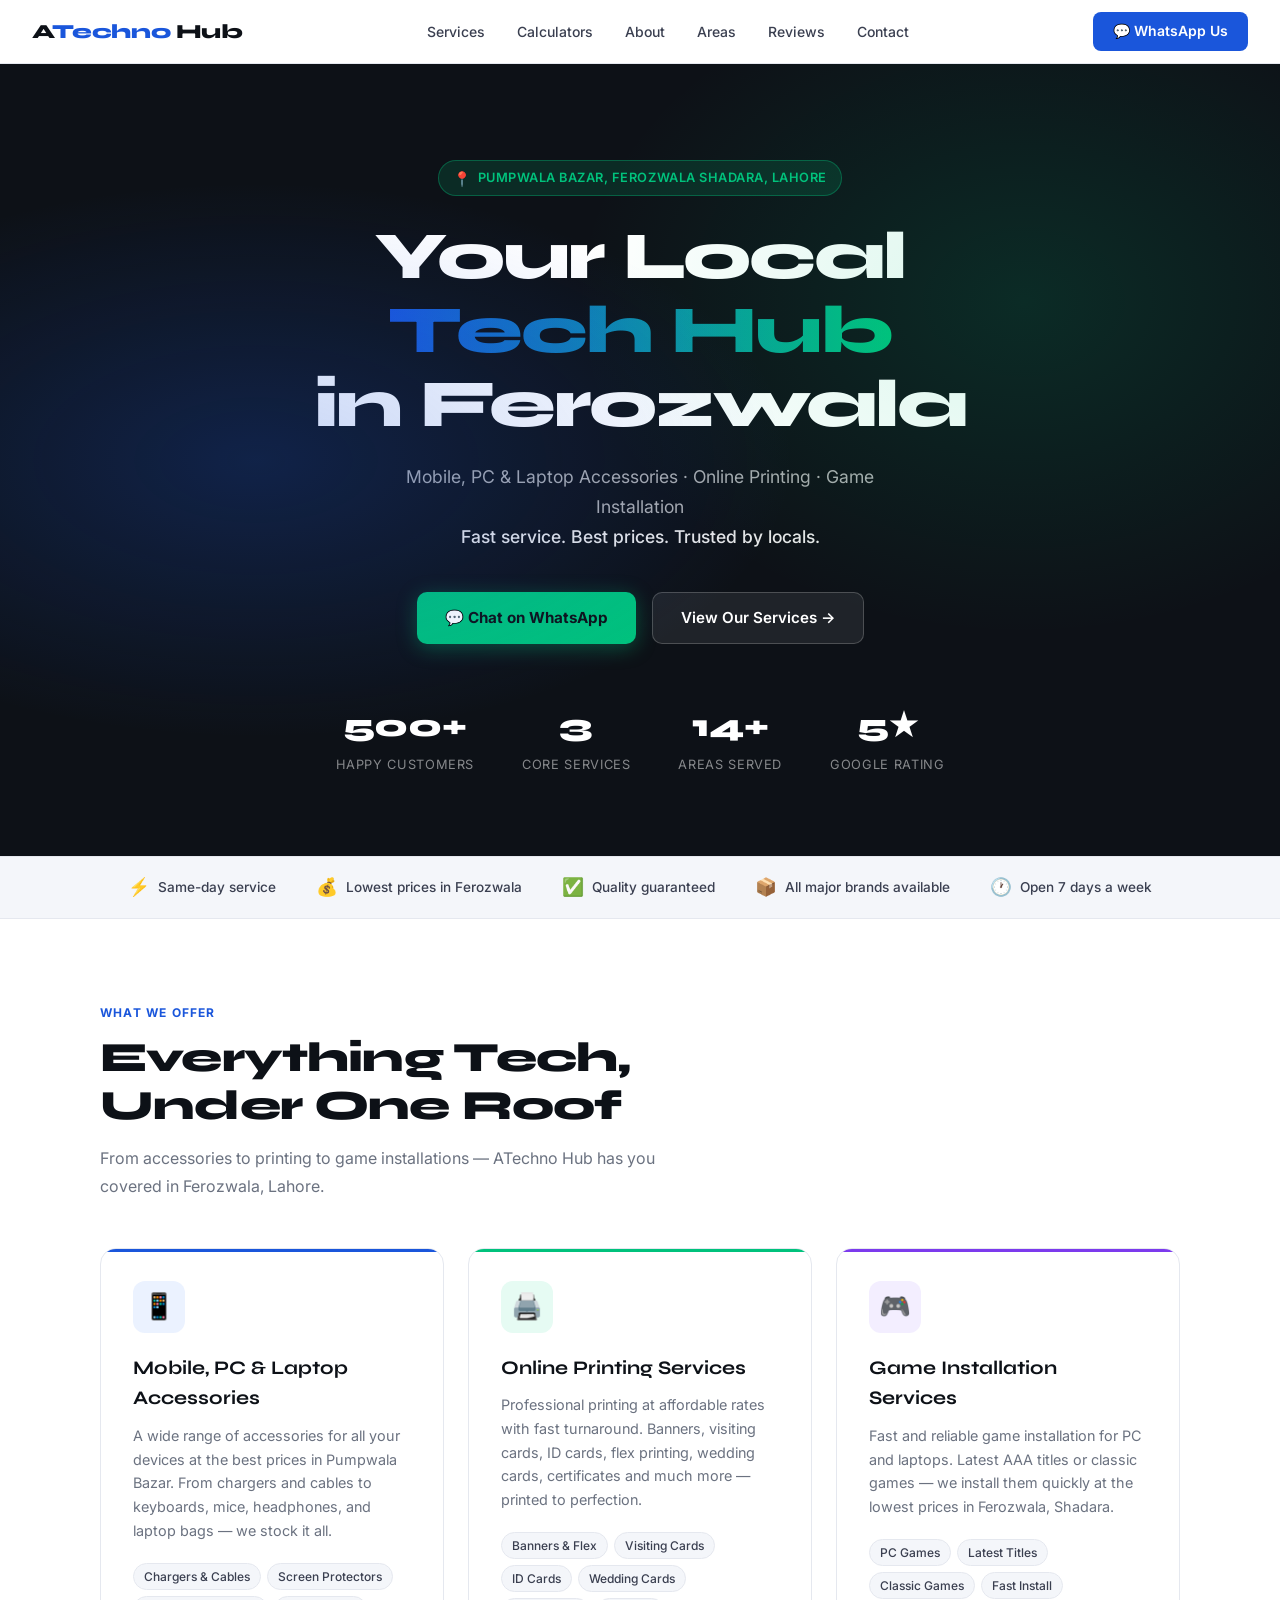
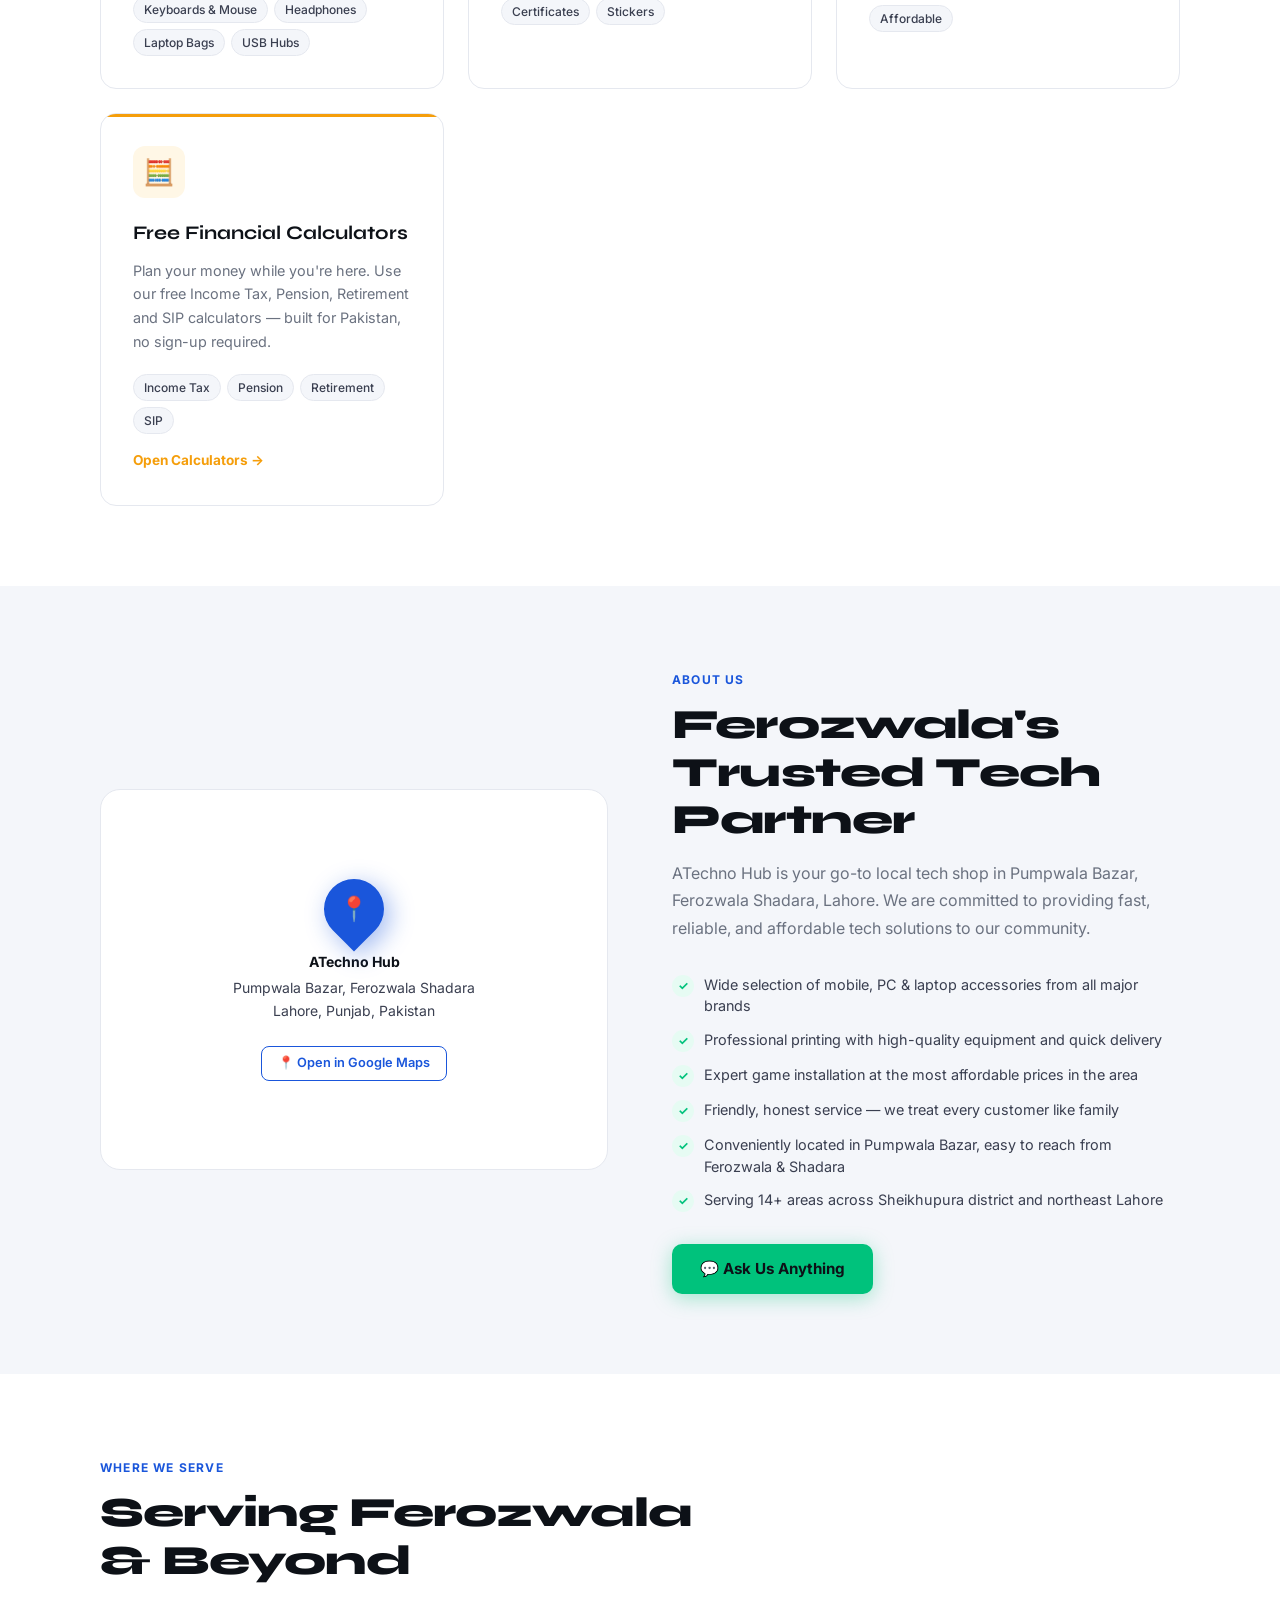
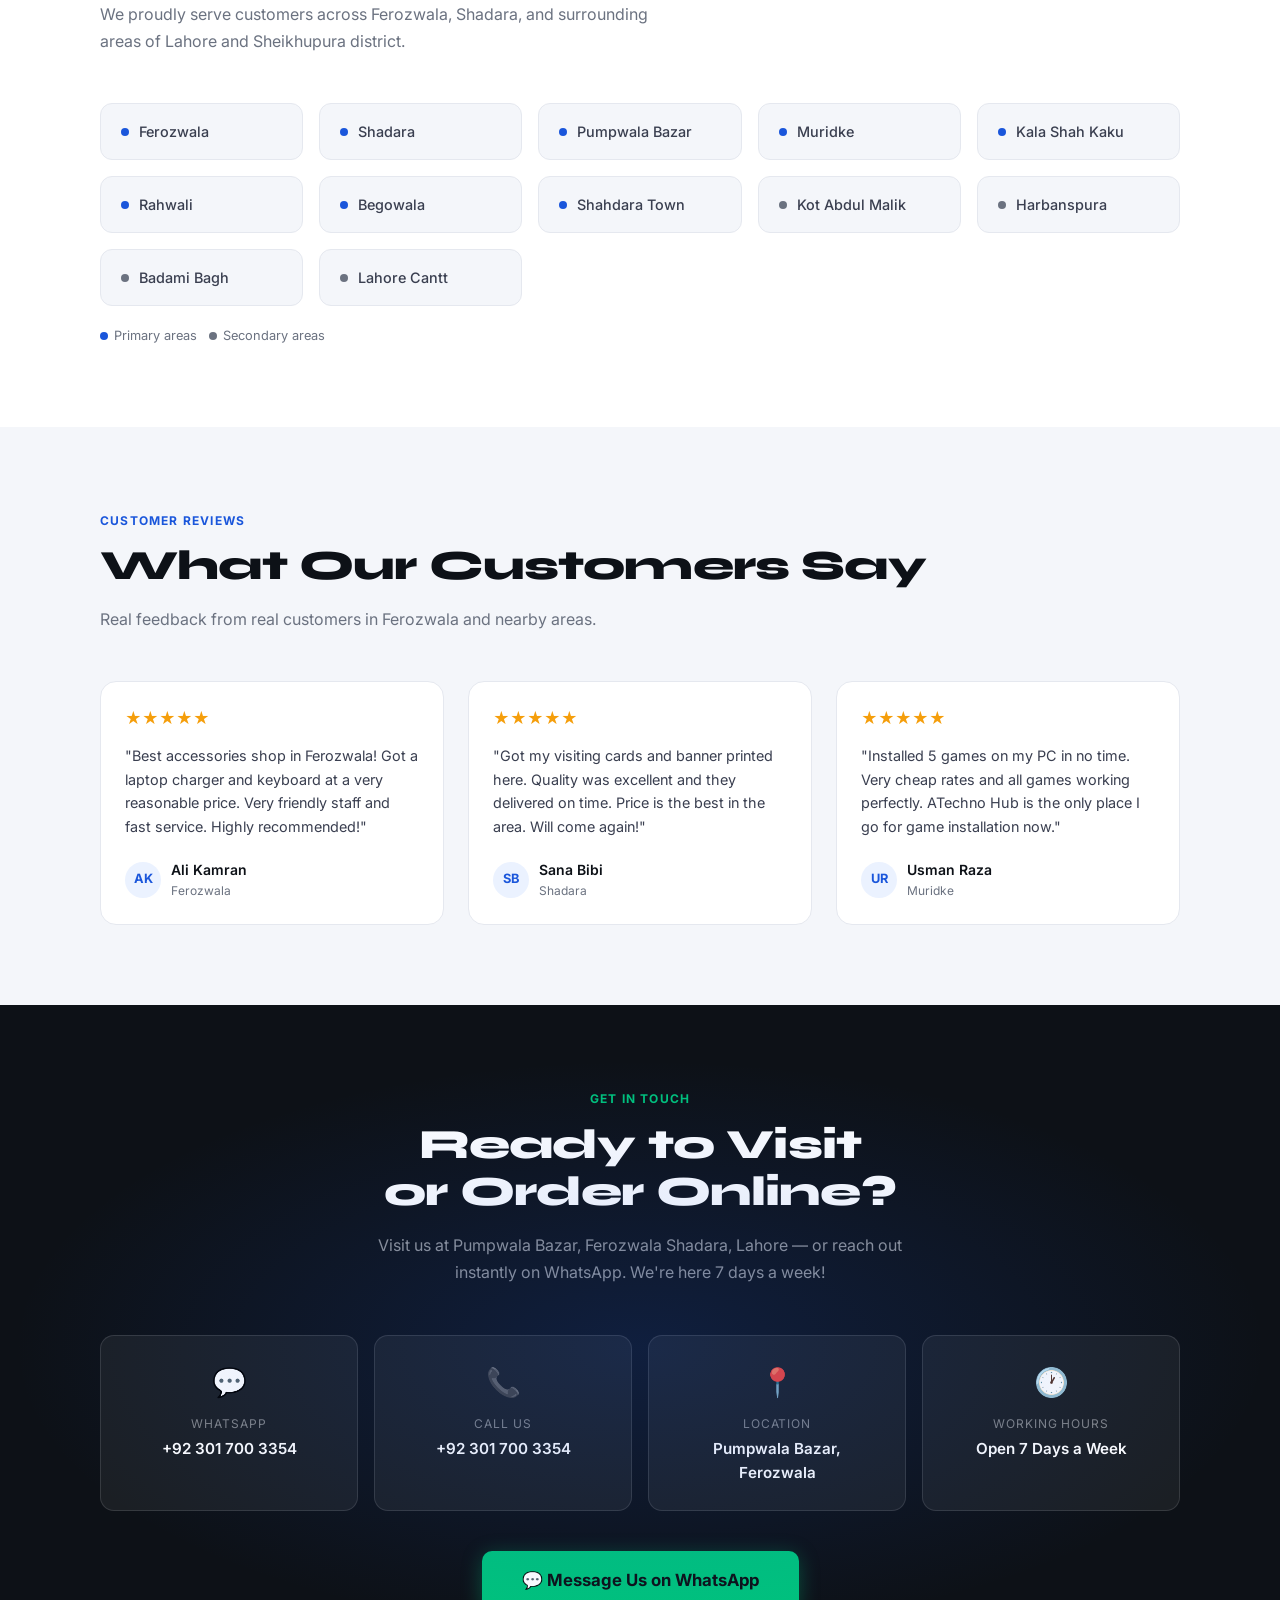
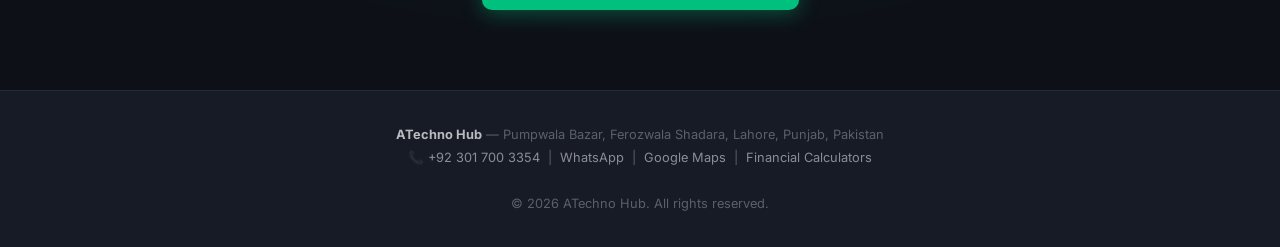
<file: index.html>
<!DOCTYPE html>
<html lang="en">
<head>
<meta charset="UTF-8" />
<meta name="viewport" content="width=device-width, initial-scale=1.0" />
<title>ATechno Hub — Mobile, Printing & Game Services | Ferozwala, Lahore</title>
<meta name="description" content="ATechno Hub in Pumpwala Bazar, Ferozwala Shadara, Lahore. Mobile, PC & Laptop Accessories, Online Printing Services, Game Installation, plus free financial calculators. Fast. Affordable. Trusted." />
<meta name="keywords" content="ATechno Hub, mobile accessories Ferozwala, laptop accessories Lahore, online printing Ferozwala, game installation Shadara, PC accessories Pumpwala Bazar, tax calculator Pakistan, SIP calculator, pension calculator, retirement calculator" />
<link rel="preconnect" href="https://fonts.googleapis.com" />
<link rel="preconnect" href="https://fonts.gstatic.com" crossorigin />
<link href="https://fonts.googleapis.com/css2?family=Syne:wght@400;600;700;800&family=Inter:wght@400;500;600&display=swap" rel="stylesheet" />
<link rel="stylesheet" href="styles.css" />
</head>
<body>

<!-- NAV -->
<nav>
  <a href="index.html" class="nav-logo">A<span>Techno</span> Hub</a>
  <ul class="nav-links">
    <li><a href="#services">Services</a></li>
    <li><a href="calculators.html">Calculators</a></li>
    <li><a href="#about">About</a></li>
    <li><a href="#areas">Areas</a></li>
    <li><a href="#reviews">Reviews</a></li>
    <li><a href="#contact">Contact</a></li>
  </ul>
  <a href="https://wa.me/923017003354?text=%F0%9F%8E%89%20*Welcome%20to%20ATechno%20Hub!*%20%E2%80%94%20%D8%A2%D9%BE%20%DA%A9%D8%A7%20%D8%AE%DB%8C%D8%B1%D9%85%D9%82%D8%AF%D9%85%20%DB%81%DB%92!%0A%0A%E2%9A%A1%20Lahore's%20most%20trusted%20tech%20shop%20in%20*Pumpwala%20Bazar%2C%20Ferozwala%20Shadara*%20is%20here%20to%20serve%20you!%0A%0A%F0%9F%9B%8D%EF%B8%8F%20*What%20we%20offer%20%7C%20%DB%81%D9%85%D8%A7%D8%B1%DB%8C%20%D8%AE%D8%AF%D9%85%D8%A7%D8%AA%3A*%0A%F0%9F%93%B1%20Mobile%2C%20PC%20%26%20Laptop%20Accessories%0A%F0%9F%96%A8%EF%B8%8F%20Online%20Printing%20Services%0A%F0%9F%8E%AE%20Game%20Installation%20Services%0A%0A%E2%9C%85%20*Fast%20Service%20%7C%20%D8%A8%DB%81%D8%AA%D8%B1%DB%8C%D9%86%20%D9%82%DB%8C%D9%85%D8%AA%20%7C%20%D9%82%D8%A7%D8%A8%D9%84%20%D8%A7%D8%B9%D8%AA%D9%85%D8%A7%D8%AF*%0A%0A%D8%A8%D8%B3%20%DB%81%D9%85%DB%8C%DA%BA%20%D8%A8%D8%AA%D8%A7%D8%A6%DB%8C%DA%BA%20%E2%80%94%20%D8%A2%D9%BE%20%DA%A9%D9%88%20%DA%A9%DB%8C%D8%A7%20%DA%86%D8%A7%DB%81%DB%8C%D8%A6%DB%92%D8%9F%0AJust%20tell%20us%20%E2%80%94%20how%20can%20we%20help%20you%20today%3F%20%F0%9F%91%87" target="_blank" class="nav-cta">💬 WhatsApp Us</a>
</nav>

<!-- HERO -->
<section class="hero">
  <div class="hero-eyebrow">Pumpwala Bazar, Ferozwala Shadara, Lahore</div>
  <h1>Your Local <span class="highlight">Tech Hub</span><br/>in Ferozwala</h1>
  <p class="hero-sub">
    Mobile, PC & Laptop Accessories · Online Printing · Game Installation<br/>
    <span>Fast service. Best prices. Trusted by locals.</span>
  </p>
  <div class="hero-btns">
    <a href="https://wa.me/923017003354?text=%F0%9F%8E%89%20*Welcome%20to%20ATechno%20Hub!*%20%E2%80%94%20%D8%A2%D9%BE%20%DA%A9%D8%A7%20%D8%AE%DB%8C%D8%B1%D9%85%D9%82%D8%AF%D9%85%20%DB%81%DB%92!%0A%0A%E2%9A%A1%20Lahore's%20most%20trusted%20tech%20shop%20in%20*Pumpwala%20Bazar%2C%20Ferozwala%20Shadara*%20is%20here%20to%20serve%20you!%0A%0A%F0%9F%9B%8D%EF%B8%8F%20*What%20we%20offer%20%7C%20%DB%81%D9%85%D8%A7%D8%B1%DB%8C%20%D8%AE%D8%AF%D9%85%D8%A7%D8%AA%3A*%0A%F0%9F%93%B1%20Mobile%2C%20PC%20%26%20Laptop%20Accessories%0A%F0%9F%96%A8%EF%B8%8F%20Online%20Printing%20Services%0A%F0%9F%8E%AE%20Game%20Installation%20Services%0A%0A%E2%9C%85%20*Fast%20Service%20%7C%20%D8%A8%DB%81%D8%AA%D8%B1%DB%8C%D9%86%20%D9%82%DB%8C%D9%85%D8%AA%20%7C%20%D9%82%D8%A7%D8%A8%D9%84%20%D8%A7%D8%B9%D8%AA%D9%85%D8%A7%D8%AF*%0A%0A%D8%A8%D8%B3%20%DB%81%D9%85%DB%8C%DA%BA%20%D8%A8%D8%AA%D8%A7%D8%A6%DB%8C%DA%BA%20%E2%80%94%20%D8%A2%D9%BE%20%DA%A9%D9%88%20%DA%A9%DB%8C%D8%A7%20%DA%86%D8%A7%DB%81%DB%8C%D8%A6%DB%92%D8%9F%0AJust%20tell%20us%20%E2%80%94%20how%20can%20we%20help%20you%20today%3F%20%F0%9F%91%87" target="_blank" class="btn-primary">💬 Chat on WhatsApp</a>
    <a href="#services" class="btn-secondary">View Our Services →</a>
  </div>
  <div class="hero-stats">
    <div class="hero-stat"><span class="num">500+</span><span class="lbl">Happy Customers</span></div>
    <div class="hero-stat"><span class="num">3</span><span class="lbl">Core Services</span></div>
    <div class="hero-stat"><span class="num">14+</span><span class="lbl">Areas Served</span></div>
    <div class="hero-stat"><span class="num">5★</span><span class="lbl">Google Rating</span></div>
  </div>
</section>

<!-- TRUST BAR -->
<div class="trust-bar">
  <div class="trust-item"><span class="trust-icon">⚡</span> Same-day service</div>
  <div class="trust-item"><span class="trust-icon">💰</span> Lowest prices in Ferozwala</div>
  <div class="trust-item"><span class="trust-icon">✅</span> Quality guaranteed</div>
  <div class="trust-item"><span class="trust-icon">📦</span> All major brands available</div>
  <div class="trust-item"><span class="trust-icon">🕐</span> Open 7 days a week</div>
</div>

<!-- SERVICES -->
<section id="services">
  <div class="container">
    <span class="section-label">What We Offer</span>
    <h2 class="section-title">Everything Tech,<br/>Under One Roof</h2>
    <p class="section-sub">From accessories to printing to game installations — ATechno Hub has you covered in Ferozwala, Lahore.</p>
    <div class="services-grid">

      <div class="service-card blue">
        <div class="service-icon blue">📱</div>
        <h3>Mobile, PC & Laptop Accessories</h3>
        <p>A wide range of accessories for all your devices at the best prices in Pumpwala Bazar. From chargers and cables to keyboards, mice, headphones, and laptop bags — we stock it all.</p>
        <div class="service-tags">
          <span class="tag">Chargers & Cables</span>
          <span class="tag">Screen Protectors</span>
          <span class="tag">Keyboards & Mouse</span>
          <span class="tag">Headphones</span>
          <span class="tag">Laptop Bags</span>
          <span class="tag">USB Hubs</span>
        </div>
      </div>

      <div class="service-card green">
        <div class="service-icon green">🖨️</div>
        <h3>Online Printing Services</h3>
        <p>Professional printing at affordable rates with fast turnaround. Banners, visiting cards, ID cards, flex printing, wedding cards, certificates and much more — printed to perfection.</p>
        <div class="service-tags">
          <span class="tag">Banners & Flex</span>
          <span class="tag">Visiting Cards</span>
          <span class="tag">ID Cards</span>
          <span class="tag">Wedding Cards</span>
          <span class="tag">Certificates</span>
          <span class="tag">Stickers</span>
        </div>
      </div>

      <div class="service-card purple">
        <div class="service-icon purple">🎮</div>
        <h3>Game Installation Services</h3>
        <p>Fast and reliable game installation for PC and laptops. Latest AAA titles or classic games — we install them quickly at the lowest prices in Ferozwala, Shadara.</p>
        <div class="service-tags">
          <span class="tag">PC Games</span>
          <span class="tag">Latest Titles</span>
          <span class="tag">Classic Games</span>
          <span class="tag">Fast Install</span>
          <span class="tag">Affordable</span>
        </div>
      </div>

      <div class="service-card amber">
        <div class="service-icon amber">🧮</div>
        <h3>Free Financial Calculators</h3>
        <p>Plan your money while you're here. Use our free Income Tax, Pension, Retirement and SIP calculators — built for Pakistan, no sign-up required.</p>
        <div class="service-tags">
          <span class="tag">Income Tax</span>
          <span class="tag">Pension</span>
          <span class="tag">Retirement</span>
          <span class="tag">SIP</span>
        </div>
        <a href="calculators.html" class="card-link" style="margin-top:1rem;">Open Calculators →</a>
      </div>

    </div>
  </div>
</section>

<!-- ABOUT -->
<section id="about">
  <div class="container">
    <div class="about-grid">
      <div class="about-map">
        <div class="map-pin-wrap">
          <div class="map-pin"><span>📍</span></div>
          <div class="map-address">
            <strong>ATechno Hub</strong>
            Pumpwala Bazar, Ferozwala Shadara<br/>
            Lahore, Punjab, Pakistan
          </div>
          <a href="https://maps.google.com/?q=Pumpwala+Bazar+Ferozwala+Shadara+Lahore" target="_blank" class="map-link">📍 Open in Google Maps</a>
        </div>
      </div>
      <div class="about-content">
        <span class="section-label">About Us</span>
        <h2 class="section-title">Ferozwala's Trusted Tech Partner</h2>
        <p class="section-sub">ATechno Hub is your go-to local tech shop in Pumpwala Bazar, Ferozwala Shadara, Lahore. We are committed to providing fast, reliable, and affordable tech solutions to our community.</p>
        <ul class="about-list">
          <li>Wide selection of mobile, PC & laptop accessories from all major brands</li>
          <li>Professional printing with high-quality equipment and quick delivery</li>
          <li>Expert game installation at the most affordable prices in the area</li>
          <li>Friendly, honest service — we treat every customer like family</li>
          <li>Conveniently located in Pumpwala Bazar, easy to reach from Ferozwala & Shadara</li>
          <li>Serving 14+ areas across Sheikhupura district and northeast Lahore</li>
        </ul>
        <a href="https://wa.me/923017003354" target="_blank" class="btn-primary" style="display:inline-flex;">💬 Ask Us Anything</a>
      </div>
    </div>
  </div>
</section>

<!-- SERVICE AREAS -->
<section id="areas">
  <div class="container">
    <span class="section-label">Where We Serve</span>
    <h2 class="section-title">Serving Ferozwala<br/>& Beyond</h2>
    <p class="section-sub">We proudly serve customers across Ferozwala, Shadara, and surrounding areas of Lahore and Sheikhupura district.</p>
    <div class="areas-grid">
      <div class="area-card"><div class="area-dot"></div> Ferozwala</div>
      <div class="area-card"><div class="area-dot"></div> Shadara</div>
      <div class="area-card"><div class="area-dot"></div> Pumpwala Bazar</div>
      <div class="area-card"><div class="area-dot"></div> Muridke</div>
      <div class="area-card"><div class="area-dot"></div> Kala Shah Kaku</div>
      <div class="area-card"><div class="area-dot"></div> Rahwali</div>
      <div class="area-card"><div class="area-dot"></div> Begowala</div>
      <div class="area-card"><div class="area-dot"></div> Shahdara Town</div>
      <div class="area-card"><div class="area-dot secondary"></div> Kot Abdul Malik</div>
      <div class="area-card"><div class="area-dot secondary"></div> Harbanspura</div>
      <div class="area-card"><div class="area-dot secondary"></div> Badami Bagh</div>
      <div class="area-card"><div class="area-dot secondary"></div> Lahore Cantt</div>
    </div>
    <p style="margin-top:1.25rem; font-size:0.8rem; color:var(--muted);">
      <span style="display:inline-block; width:8px; height:8px; border-radius:50%; background:var(--blue); margin-right:6px;"></span>Primary areas &nbsp;
      <span style="display:inline-block; width:8px; height:8px; border-radius:50%; background:var(--muted); margin-right:6px;"></span>Secondary areas
    </p>
  </div>
</section>

<!-- REVIEWS -->
<section id="reviews">
  <div class="container">
    <span class="section-label">Customer Reviews</span>
    <h2 class="section-title">What Our Customers Say</h2>
    <p class="section-sub">Real feedback from real customers in Ferozwala and nearby areas.</p>
    <div class="reviews-grid">
      <div class="review-card">
        <div class="stars">★★★★★</div>
        <p class="review-text">"Best accessories shop in Ferozwala! Got a laptop charger and keyboard at a very reasonable price. Very friendly staff and fast service. Highly recommended!"</p>
        <div class="reviewer">
          <div class="reviewer-avatar">AK</div>
          <div><div class="reviewer-name">Ali Kamran</div><div class="reviewer-loc">Ferozwala</div></div>
        </div>
      </div>
      <div class="review-card">
        <div class="stars">★★★★★</div>
        <p class="review-text">"Got my visiting cards and banner printed here. Quality was excellent and they delivered on time. Price is the best in the area. Will come again!"</p>
        <div class="reviewer">
          <div class="reviewer-avatar">SB</div>
          <div><div class="reviewer-name">Sana Bibi</div><div class="reviewer-loc">Shadara</div></div>
        </div>
      </div>
      <div class="review-card">
        <div class="stars">★★★★★</div>
        <p class="review-text">"Installed 5 games on my PC in no time. Very cheap rates and all games working perfectly. ATechno Hub is the only place I go for game installation now."</p>
        <div class="reviewer">
          <div class="reviewer-avatar">UR</div>
          <div><div class="reviewer-name">Usman Raza</div><div class="reviewer-loc">Muridke</div></div>
        </div>
      </div>
    </div>
  </div>
</section>

<!-- CONTACT CTA -->
<section id="contact">
  <div class="container">
    <span class="section-label">Get In Touch</span>
    <h2 class="section-title">Ready to Visit<br/>or Order Online?</h2>
    <p class="section-sub">Visit us at Pumpwala Bazar, Ferozwala Shadara, Lahore — or reach out instantly on WhatsApp. We're here 7 days a week!</p>
    <div class="contact-cards">
      <a href="https://wa.me/923017003354?text=%F0%9F%8E%89%20*Welcome%20to%20ATechno%20Hub!*%20%E2%80%94%20%D8%A2%D9%BE%20%DA%A9%D8%A7%20%D8%AE%DB%8C%D8%B1%D9%85%D9%82%D8%AF%D9%85%20%DB%81%DB%92!" target="_blank" class="contact-card">
        <div class="contact-card-icon">💬</div>
        <div class="contact-card-label">WhatsApp</div>
        <div class="contact-card-value">+92 301 700 3354</div>
      </a>
      <a href="tel:+923017003354" class="contact-card">
        <div class="contact-card-icon">📞</div>
        <div class="contact-card-label">Call Us</div>
        <div class="contact-card-value">+92 301 700 3354</div>
      </a>
      <a href="https://maps.google.com/?q=Pumpwala+Bazar+Ferozwala+Shadara+Lahore" target="_blank" class="contact-card">
        <div class="contact-card-icon">📍</div>
        <div class="contact-card-label">Location</div>
        <div class="contact-card-value">Pumpwala Bazar, Ferozwala</div>
      </a>
      <div class="contact-card">
        <div class="contact-card-icon">🕐</div>
        <div class="contact-card-label">Working Hours</div>
        <div class="contact-card-value">Open 7 Days a Week</div>
      </div>
    </div>
    <a href="https://wa.me/923017003354?text=%F0%9F%8E%89%20*Welcome%20to%20ATechno%20Hub!*%20%E2%80%94%20%D8%A2%D9%BE%20%DA%A9%D8%A7%20%D8%AE%DB%8C%D8%B1%D9%85%D9%82%D8%AF%D9%85%20%DB%81%DB%92!%0A%0A%E2%9A%A1%20Lahore's%20most%20trusted%20tech%20shop%20in%20*Pumpwala%20Bazar%2C%20Ferozwala%20Shadara*%20is%20here%20to%20serve%20you!" target="_blank" class="btn-primary" style="font-size:1.05rem; padding:1rem 2.5rem;">💬 Message Us on WhatsApp</a>
  </div>
</section>

<!-- FOOTER -->
<footer>
  <p>
    <strong style="color:rgba(255,255,255,0.7);">ATechno Hub</strong> — Pumpwala Bazar, Ferozwala Shadara, Lahore, Punjab, Pakistan<br/>
    📞 <a href="tel:+923017003354">+92 301 700 3354</a> &nbsp;|&nbsp;
    <a href="https://wa.me/923017003354" target="_blank">WhatsApp</a> &nbsp;|&nbsp;
    <a href="https://maps.google.com/?q=Pumpwala+Bazar+Ferozwala+Shadara+Lahore" target="_blank">Google Maps</a> &nbsp;|&nbsp;
    <a href="calculators.html">Financial Calculators</a><br/><br/>
    © 2026 ATechno Hub. All rights reserved.
  </p>
</footer>

</body>
</html>
</file>
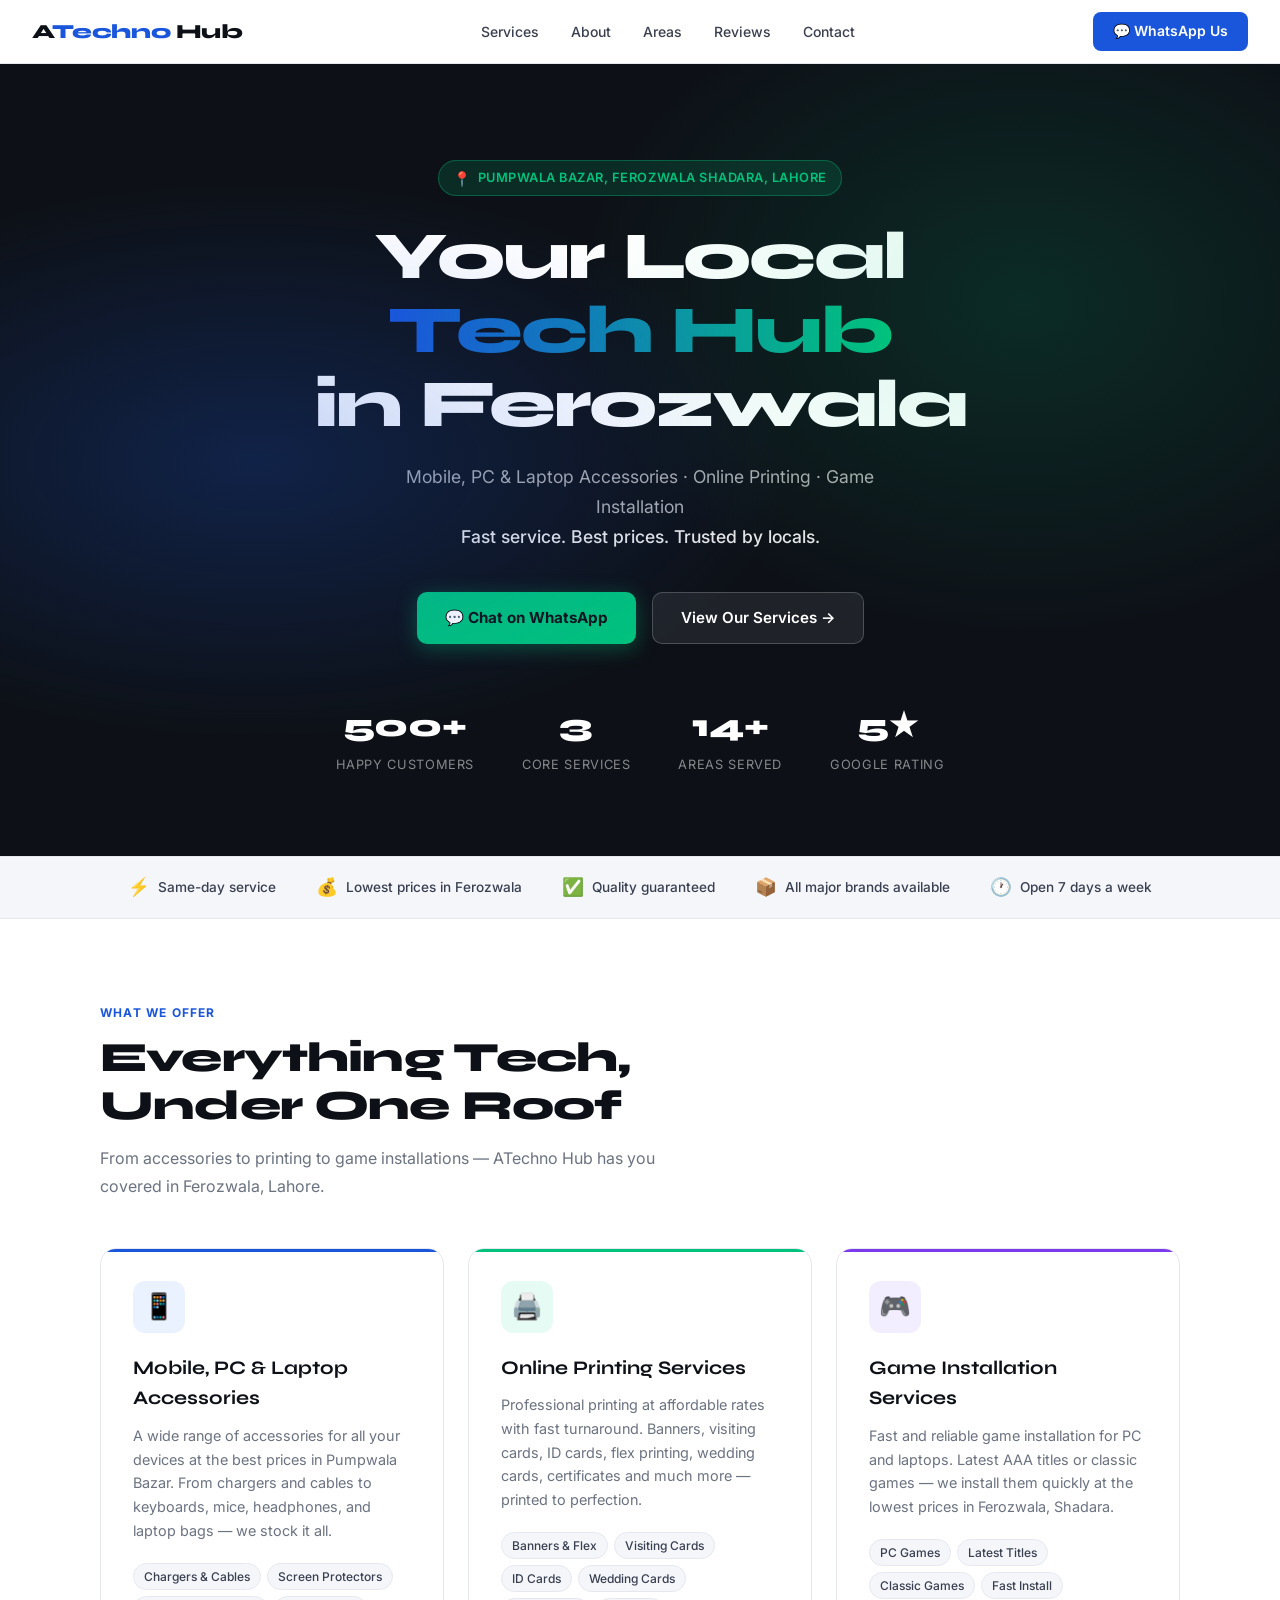
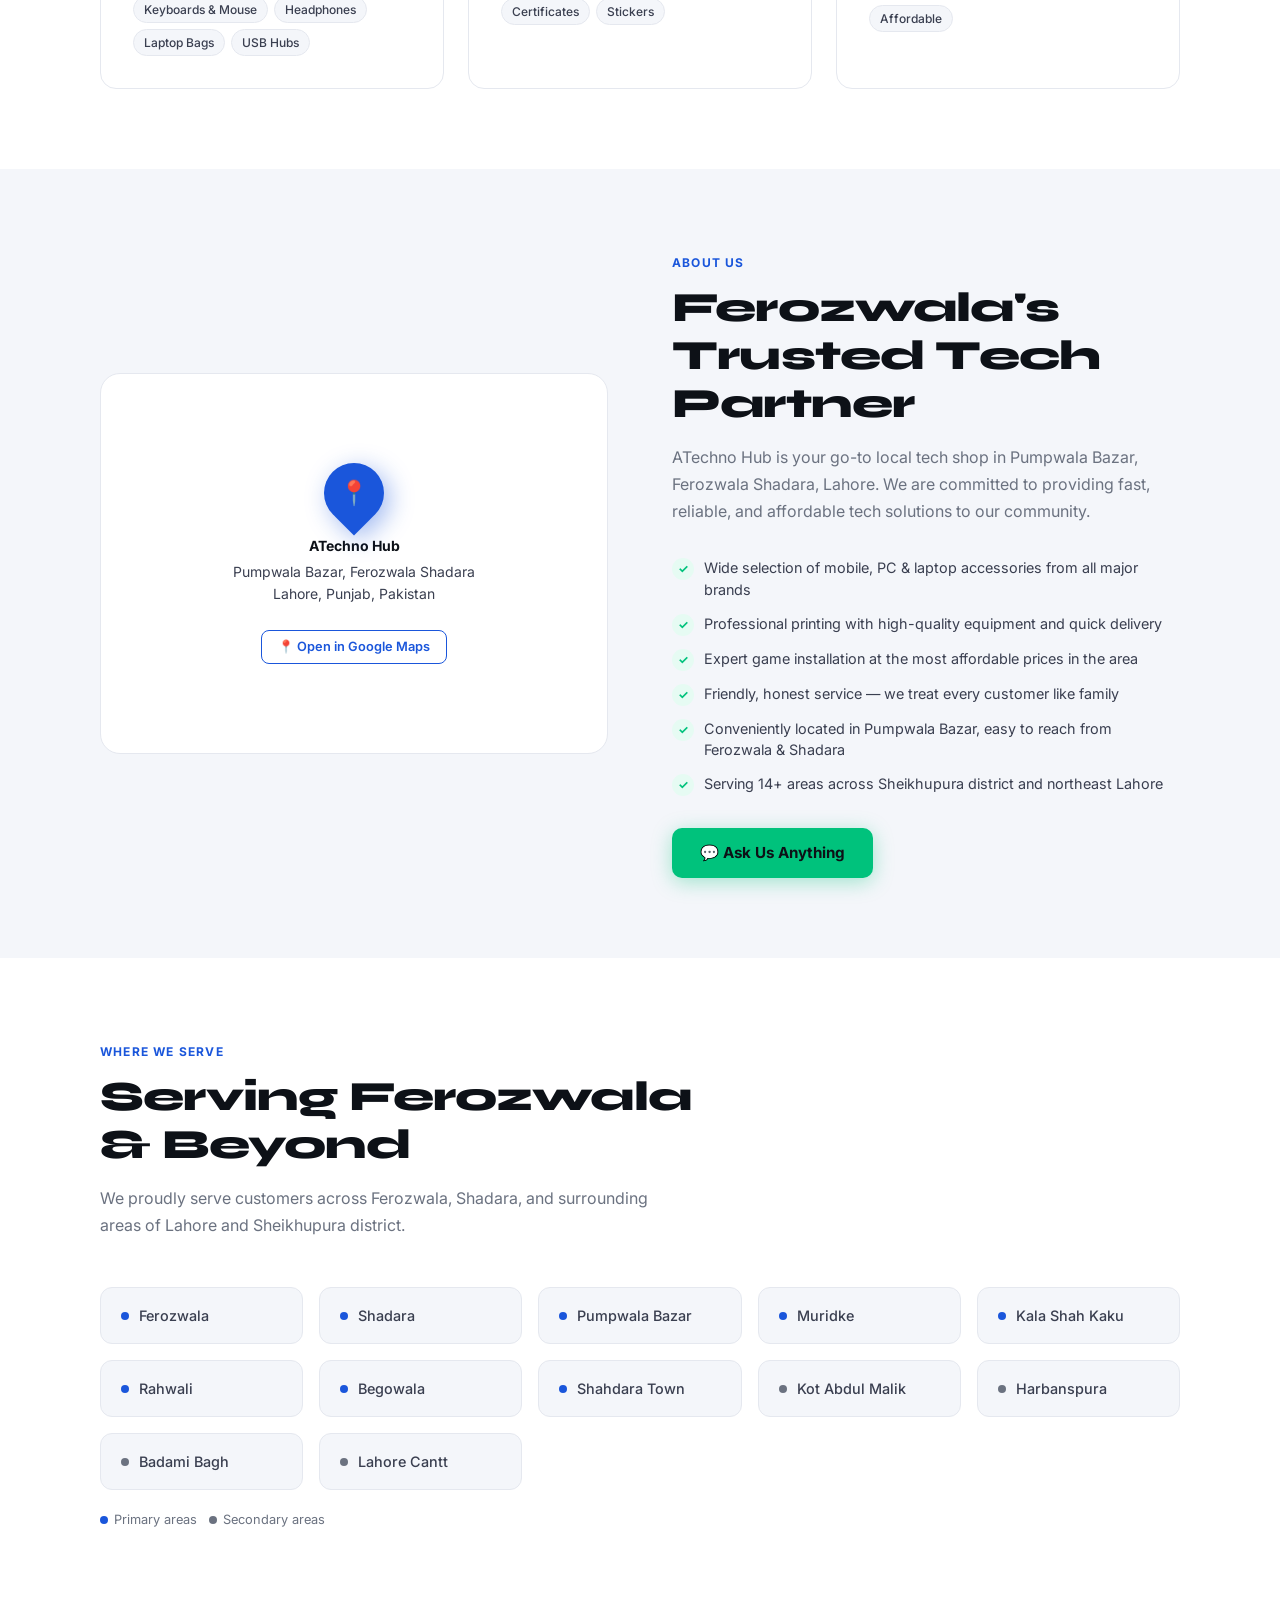
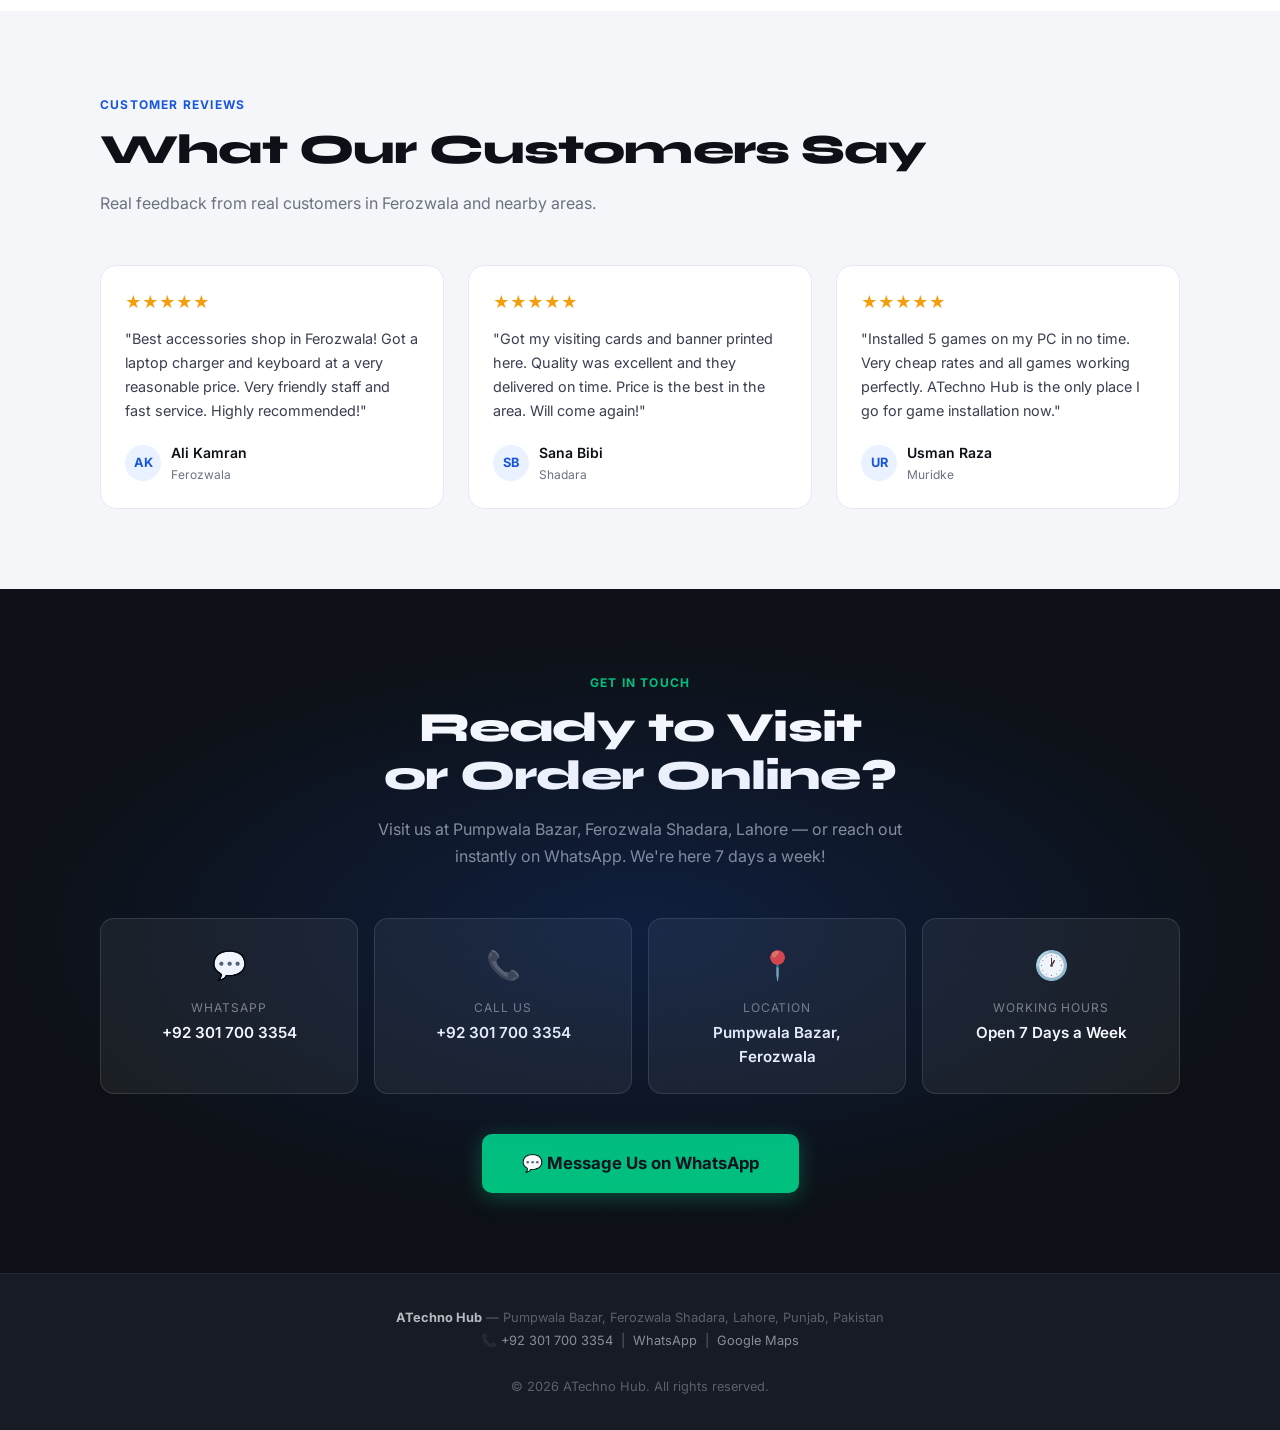
<file: atechno-hub.html>
<!DOCTYPE html>
<html lang="en">
<head>
<meta charset="UTF-8" />
<meta name="viewport" content="width=device-width, initial-scale=1.0" />
<title>ATechno Hub — Mobile, Printing & Game Services | Ferozwala, Lahore</title>
<meta name="description" content="ATechno Hub in Pumpwala Bazar, Ferozwala Shadara, Lahore. Mobile, PC & Laptop Accessories, Online Printing Services, Game Installation. Fast. Affordable. Trusted." />
<meta name="keywords" content="ATechno Hub, mobile accessories Ferozwala, laptop accessories Lahore, online printing Ferozwala, game installation Shadara, PC accessories Pumpwala Bazar" />
<link rel="preconnect" href="https://fonts.googleapis.com" />
<link rel="preconnect" href="https://fonts.gstatic.com" crossorigin />
<link href="https://fonts.googleapis.com/css2?family=Syne:wght@400;600;700;800&family=Inter:wght@400;500;600&display=swap" rel="stylesheet" />
<style>
  *, *::before, *::after { box-sizing: border-box; margin: 0; padding: 0; }

  :root {
    --blue:     #1A56DB;
    --blue-dk:  #1240A8;
    --blue-lt:  #EBF2FF;
    --accent:   #00C27C;
    --accent-lt:#E6FBF3;
    --dark:     #0D1117;
    --dark2:    #161B26;
    --mid:      #3A3F50;
    --muted:    #6B7280;
    --light:    #F4F6FA;
    --white:    #FFFFFF;
    --border:   #E5E8EF;
    --font-display: 'Syne', sans-serif;
    --font-body:    'Inter', sans-serif;
  }

  html { scroll-behavior: smooth; }

  body {
    font-family: var(--font-body);
    background: var(--white);
    color: var(--dark);
    line-height: 1.6;
    overflow-x: hidden;
  }

  /* ── NAV ── */
  nav {
    position: sticky; top: 0; z-index: 100;
    background: rgba(255,255,255,0.92);
    backdrop-filter: blur(12px);
    border-bottom: 1px solid var(--border);
    padding: 0 2rem;
    display: flex; align-items: center; justify-content: space-between;
    height: 64px;
  }
  .nav-logo {
    font-family: var(--font-display);
    font-weight: 800; font-size: 1.25rem;
    color: var(--dark);
    text-decoration: none;
    letter-spacing: -0.02em;
  }
  .nav-logo span { color: var(--blue); }
  .nav-links { display: flex; gap: 2rem; list-style: none; }
  .nav-links a {
    font-size: 0.875rem; font-weight: 500;
    color: var(--mid); text-decoration: none;
    transition: color 0.2s;
  }
  .nav-links a:hover { color: var(--blue); }
  .nav-cta {
    background: var(--blue); color: var(--white);
    padding: 0.5rem 1.25rem; border-radius: 8px;
    font-size: 0.875rem; font-weight: 600;
    text-decoration: none; transition: background 0.2s;
    white-space: nowrap;
  }
  .nav-cta:hover { background: var(--blue-dk); }

  /* ── HERO ── */
  .hero {
    background: var(--dark);
    position: relative;
    overflow: hidden;
    padding: 6rem 2rem 5rem;
    text-align: center;
  }
  .hero::before {
    content: '';
    position: absolute; inset: 0;
    background:
      radial-gradient(ellipse 60% 50% at 20% 50%, rgba(26,86,219,0.25) 0%, transparent 70%),
      radial-gradient(ellipse 50% 60% at 80% 30%, rgba(0,194,124,0.15) 0%, transparent 70%);
    pointer-events: none;
  }
  .hero-eyebrow {
    display: inline-flex; align-items: center; gap: 6px;
    background: rgba(0,194,124,0.15);
    border: 1px solid rgba(0,194,124,0.35);
    color: var(--accent);
    font-size: 0.8rem; font-weight: 600;
    padding: 0.35rem 0.9rem; border-radius: 999px;
    letter-spacing: 0.04em; text-transform: uppercase;
    margin-bottom: 1.5rem;
  }
  .hero-eyebrow::before { content: '📍'; font-size: 0.9rem; }
  .hero h1 {
    font-family: var(--font-display);
    font-size: clamp(2.4rem, 6vw, 4.2rem);
    font-weight: 800;
    color: var(--white);
    line-height: 1.1;
    letter-spacing: -0.03em;
    margin-bottom: 1.25rem;
    max-width: 780px;
    margin-left: auto; margin-right: auto;
  }
  .hero h1 .highlight {
    color: transparent;
    background: linear-gradient(90deg, #1A56DB, #00C27C);
    -webkit-background-clip: text;
    background-clip: text;
  }
  .hero-sub {
    font-size: 1.1rem; color: rgba(255,255,255,0.65);
    max-width: 520px; margin: 0 auto 2.5rem;
    line-height: 1.7;
  }
  .hero-sub span { color: rgba(255,255,255,0.9); font-weight: 500; }
  .hero-btns {
    display: flex; gap: 1rem;
    justify-content: center; flex-wrap: wrap;
    margin-bottom: 3.5rem;
  }
  .btn-primary {
    display: inline-flex; align-items: center; gap: 8px;
    background: var(--accent); color: var(--dark);
    padding: 0.8rem 1.75rem; border-radius: 10px;
    font-weight: 700; font-size: 0.95rem;
    text-decoration: none; transition: transform 0.15s, box-shadow 0.15s;
    box-shadow: 0 4px 20px rgba(0,194,124,0.35);
  }
  .btn-primary:hover { transform: translateY(-2px); box-shadow: 0 8px 28px rgba(0,194,124,0.45); }
  .btn-secondary {
    display: inline-flex; align-items: center; gap: 8px;
    background: rgba(255,255,255,0.08);
    border: 1px solid rgba(255,255,255,0.2);
    color: var(--white);
    padding: 0.8rem 1.75rem; border-radius: 10px;
    font-weight: 600; font-size: 0.95rem;
    text-decoration: none; transition: background 0.2s;
  }
  .btn-secondary:hover { background: rgba(255,255,255,0.14); }
  .hero-stats {
    display: flex; justify-content: center; gap: 3rem; flex-wrap: wrap;
  }
  .hero-stat { text-align: center; }
  .hero-stat .num {
    font-family: var(--font-display);
    font-size: 2rem; font-weight: 800;
    color: var(--white); display: block;
  }
  .hero-stat .lbl {
    font-size: 0.8rem; color: rgba(255,255,255,0.5);
    text-transform: uppercase; letter-spacing: 0.05em;
  }

  /* ── TRUST BAR ── */
  .trust-bar {
    background: var(--light);
    border-top: 1px solid var(--border);
    border-bottom: 1px solid var(--border);
    padding: 1rem 2rem;
    display: flex; align-items: center; justify-content: center;
    gap: 2.5rem; flex-wrap: wrap;
  }
  .trust-item {
    display: flex; align-items: center; gap: 8px;
    font-size: 0.85rem; font-weight: 500; color: var(--mid);
  }
  .trust-icon { font-size: 1.1rem; }

  /* ── SECTIONS SHARED ── */
  section { padding: 5rem 2rem; }
  .container { max-width: 1080px; margin: 0 auto; }
  .section-label {
    display: inline-block;
    font-size: 0.75rem; font-weight: 700;
    letter-spacing: 0.1em; text-transform: uppercase;
    color: var(--blue); margin-bottom: 0.75rem;
  }
  .section-title {
    font-family: var(--font-display);
    font-size: clamp(1.75rem, 4vw, 2.6rem);
    font-weight: 800; letter-spacing: -0.02em;
    color: var(--dark); line-height: 1.15;
    margin-bottom: 1rem;
  }
  .section-sub {
    font-size: 1rem; color: var(--muted);
    max-width: 560px; line-height: 1.7;
    margin-bottom: 3rem;
  }

  /* ── SERVICES ── */
  #services { background: var(--white); }
  .services-grid {
    display: grid;
    grid-template-columns: repeat(auto-fit, minmax(300px, 1fr));
    gap: 1.5rem;
  }
  .service-card {
    border: 1px solid var(--border);
    border-radius: 16px;
    padding: 2rem;
    transition: box-shadow 0.2s, transform 0.2s;
    background: var(--white);
    position: relative; overflow: hidden;
  }
  .service-card::before {
    content: '';
    position: absolute; top: 0; left: 0; right: 0;
    height: 3px;
    border-radius: 16px 16px 0 0;
  }
  .service-card.blue::before  { background: var(--blue); }
  .service-card.green::before { background: var(--accent); }
  .service-card.purple::before{ background: #7C3AED; }
  .service-card:hover { box-shadow: 0 12px 40px rgba(0,0,0,0.09); transform: translateY(-3px); }
  .service-icon {
    width: 52px; height: 52px; border-radius: 12px;
    display: flex; align-items: center; justify-content: center;
    font-size: 1.6rem; margin-bottom: 1.25rem;
  }
  .service-icon.blue   { background: var(--blue-lt); }
  .service-icon.green  { background: var(--accent-lt); }
  .service-icon.purple { background: #F3EEFF; }
  .service-card h3 {
    font-family: var(--font-display);
    font-size: 1.2rem; font-weight: 700;
    color: var(--dark); margin-bottom: 0.6rem;
  }
  .service-card p { font-size: 0.9rem; color: var(--muted); line-height: 1.65; margin-bottom: 1.25rem; }
  .service-tags { display: flex; flex-wrap: wrap; gap: 6px; }
  .tag {
    font-size: 0.75rem; font-weight: 500;
    padding: 3px 10px; border-radius: 999px;
    border: 1px solid var(--border);
    color: var(--mid); background: var(--light);
  }

  /* ── ABOUT ── */
  #about { background: var(--light); }
  .about-grid {
    display: grid;
    grid-template-columns: 1fr 1fr;
    gap: 4rem; align-items: center;
  }
  .about-map {
    background: var(--white);
    border: 1px solid var(--border);
    border-radius: 20px;
    overflow: hidden;
    aspect-ratio: 4/3;
    display: flex; flex-direction: column;
    align-items: center; justify-content: center;
    position: relative;
  }
  .map-pin-wrap {
    display: flex; flex-direction: column; align-items: center; gap: 12px;
  }
  .map-pin {
    width: 60px; height: 60px;
    background: var(--blue); border-radius: 50% 50% 50% 0;
    transform: rotate(-45deg);
    display: flex; align-items: center; justify-content: center;
    box-shadow: 0 8px 24px rgba(26,86,219,0.4);
  }
  .map-pin span { transform: rotate(45deg); font-size: 1.5rem; }
  .map-address {
    text-align: center;
    font-size: 0.875rem; color: var(--mid); line-height: 1.6;
  }
  .map-address strong { color: var(--dark); display: block; margin-bottom: 4px; }
  .map-link {
    display: inline-flex; align-items: center; gap: 6px;
    margin-top: 12px; font-size: 0.8rem; font-weight: 600;
    color: var(--blue); text-decoration: none;
    border: 1px solid var(--blue);
    padding: 6px 16px; border-radius: 8px;
    transition: background 0.2s;
  }
  .map-link:hover { background: var(--blue-lt); }
  .about-content .section-sub { margin-bottom: 2rem; }
  .about-list { list-style: none; display: flex; flex-direction: column; gap: 12px; margin-bottom: 2rem; }
  .about-list li {
    display: flex; align-items: flex-start; gap: 10px;
    font-size: 0.9rem; color: var(--mid); line-height: 1.5;
  }
  .about-list li::before {
    content: '✓';
    flex-shrink: 0;
    width: 22px; height: 22px;
    background: var(--accent-lt);
    color: var(--accent);
    border-radius: 50%;
    display: flex; align-items: center; justify-content: center;
    font-size: 0.75rem; font-weight: 700;
    margin-top: 1px;
  }

  /* ── SERVICE AREAS ── */
  #areas { background: var(--white); }
  .areas-grid {
    display: grid;
    grid-template-columns: repeat(auto-fit, minmax(200px, 1fr));
    gap: 1rem;
  }
  .area-card {
    background: var(--light);
    border: 1px solid var(--border);
    border-radius: 12px;
    padding: 1rem 1.25rem;
    display: flex; align-items: center; gap: 10px;
    font-size: 0.9rem; font-weight: 500; color: var(--mid);
    transition: border-color 0.2s, color 0.2s;
  }
  .area-card:hover { border-color: var(--blue); color: var(--blue); }
  .area-dot {
    width: 8px; height: 8px; border-radius: 50%;
    background: var(--blue); flex-shrink: 0;
  }
  .area-dot.secondary { background: var(--muted); }

  /* ── REVIEWS ── */
  #reviews { background: var(--light); }
  .reviews-grid {
    display: grid;
    grid-template-columns: repeat(auto-fit, minmax(280px, 1fr));
    gap: 1.5rem;
  }
  .review-card {
    background: var(--white);
    border: 1px solid var(--border);
    border-radius: 16px;
    padding: 1.5rem;
  }
  .stars { color: #F59E0B; font-size: 1rem; margin-bottom: 0.75rem; }
  .review-text { font-size: 0.9rem; color: var(--mid); line-height: 1.65; margin-bottom: 1.25rem; }
  .reviewer { display: flex; align-items: center; gap: 10px; }
  .reviewer-avatar {
    width: 36px; height: 36px; border-radius: 50%;
    background: var(--blue-lt);
    color: var(--blue);
    display: flex; align-items: center; justify-content: center;
    font-size: 0.8rem; font-weight: 700;
  }
  .reviewer-name { font-size: 0.875rem; font-weight: 600; color: var(--dark); }
  .reviewer-loc  { font-size: 0.75rem; color: var(--muted); }

  /* ── CONTACT / CTA ── */
  #contact {
    background: var(--dark);
    text-align: center;
    position: relative; overflow: hidden;
  }
  #contact::before {
    content: '';
    position: absolute; inset: 0;
    background: radial-gradient(ellipse 70% 60% at 50% 50%, rgba(26,86,219,0.2) 0%, transparent 70%);
    pointer-events: none;
  }
  #contact .section-label { color: var(--accent); }
  #contact .section-title { color: var(--white); margin-left: auto; margin-right: auto; max-width: 600px; }
  #contact .section-sub { color: rgba(255,255,255,0.55); margin-left: auto; margin-right: auto; }
  .contact-cards {
    display: grid;
    grid-template-columns: repeat(auto-fit, minmax(220px, 1fr));
    gap: 1rem; margin-bottom: 2.5rem;
  }
  .contact-card {
    background: rgba(255,255,255,0.06);
    border: 1px solid rgba(255,255,255,0.12);
    border-radius: 14px;
    padding: 1.5rem;
    text-align: center;
    text-decoration: none;
    transition: background 0.2s;
  }
  .contact-card:hover { background: rgba(255,255,255,0.1); }
  .contact-card-icon { font-size: 1.75rem; margin-bottom: 0.6rem; }
  .contact-card-label { font-size: 0.75rem; color: rgba(255,255,255,0.45); text-transform: uppercase; letter-spacing: 0.08em; margin-bottom: 4px; }
  .contact-card-value { font-size: 0.95rem; font-weight: 600; color: var(--white); }

  /* ── FOOTER ── */
  footer {
    background: var(--dark2);
    border-top: 1px solid rgba(255,255,255,0.07);
    padding: 2rem;
    text-align: center;
  }
  footer p { font-size: 0.8rem; color: rgba(255,255,255,0.3); line-height: 1.8; }
  footer a { color: rgba(255,255,255,0.5); text-decoration: none; }
  footer a:hover { color: var(--white); }

  /* ── RESPONSIVE ── */
  @media (max-width: 768px) {
    nav { padding: 0 1rem; }
    .nav-links { display: none; }
    .hero { padding: 4rem 1.25rem 3.5rem; }
    .hero-stats { gap: 2rem; }
    section { padding: 3.5rem 1.25rem; }
    .about-grid { grid-template-columns: 1fr; gap: 2rem; }
    .about-map { min-height: 240px; }
    .trust-bar { gap: 1.25rem; }
  }

  @media (prefers-reduced-motion: reduce) {
    * { transition: none !important; animation: none !important; }
  }
</style>
</head>
<body>

<!-- NAV -->
<nav>
  <a href="#" class="nav-logo">A<span>Techno</span> Hub</a>
  <ul class="nav-links">
    <li><a href="#services">Services</a></li>
    <li><a href="#about">About</a></li>
    <li><a href="#areas">Areas</a></li>
    <li><a href="#reviews">Reviews</a></li>
    <li><a href="#contact">Contact</a></li>
  </ul>
  <a href="https://wa.me/923017003354?text=%F0%9F%8E%89%20*Welcome%20to%20ATechno%20Hub!*%20%E2%80%94%20%D8%A2%D9%BE%20%DA%A9%D8%A7%20%D8%AE%DB%8C%D8%B1%D9%85%D9%82%D8%AF%D9%85%20%DB%81%DB%92!%0A%0A%E2%9A%A1%20Lahore's%20most%20trusted%20tech%20shop%20in%20*Pumpwala%20Bazar%2C%20Ferozwala%20Shadara*%20is%20here%20to%20serve%20you!%0A%0A%F0%9F%9B%8D%EF%B8%8F%20*What%20we%20offer%20%7C%20%DB%81%D9%85%D8%A7%D8%B1%DB%8C%20%D8%AE%D8%AF%D9%85%D8%A7%D8%AA%3A*%0A%F0%9F%93%B1%20Mobile%2C%20PC%20%26%20Laptop%20Accessories%0A%F0%9F%96%A8%EF%B8%8F%20Online%20Printing%20Services%0A%F0%9F%8E%AE%20Game%20Installation%20Services%0A%0A%E2%9C%85%20*Fast%20Service%20%7C%20%D8%A8%DB%81%D8%AA%D8%B1%DB%8C%D9%86%20%D9%82%DB%8C%D9%85%D8%AA%20%7C%20%D9%82%D8%A7%D8%A8%D9%84%20%D8%A7%D8%B9%D8%AA%D9%85%D8%A7%D8%AF*%0A%0A%D8%A8%D8%B3%20%DB%81%D9%85%DB%8C%DA%BA%20%D8%A8%D8%AA%D8%A7%D8%A6%DB%8C%DA%BA%20%E2%80%94%20%D8%A2%D9%BE%20%DA%A9%D9%88%20%DA%A9%DB%8C%D8%A7%20%DA%86%D8%A7%DB%81%DB%8C%D8%A6%DB%92%D8%9F%0AJust%20tell%20us%20%E2%80%94%20how%20can%20we%20help%20you%20today%3F%20%F0%9F%91%87" target="_blank" class="nav-cta">💬 WhatsApp Us</a>
</nav>

<!-- HERO -->
<section class="hero">
  <div class="hero-eyebrow">Pumpwala Bazar, Ferozwala Shadara, Lahore</div>
  <h1>Your Local <span class="highlight">Tech Hub</span><br/>in Ferozwala</h1>
  <p class="hero-sub">
    Mobile, PC & Laptop Accessories · Online Printing · Game Installation<br/>
    <span>Fast service. Best prices. Trusted by locals.</span>
  </p>
  <div class="hero-btns">
    <a href="https://wa.me/923017003354?text=%F0%9F%8E%89%20*Welcome%20to%20ATechno%20Hub!*%20%E2%80%94%20%D8%A2%D9%BE%20%DA%A9%D8%A7%20%D8%AE%DB%8C%D8%B1%D9%85%D9%82%D8%AF%D9%85%20%DB%81%DB%92!%0A%0A%E2%9A%A1%20Lahore's%20most%20trusted%20tech%20shop%20in%20*Pumpwala%20Bazar%2C%20Ferozwala%20Shadara*%20is%20here%20to%20serve%20you!%0A%0A%F0%9F%9B%8D%EF%B8%8F%20*What%20we%20offer%20%7C%20%DB%81%D9%85%D8%A7%D8%B1%DB%8C%20%D8%AE%D8%AF%D9%85%D8%A7%D8%AA%3A*%0A%F0%9F%93%B1%20Mobile%2C%20PC%20%26%20Laptop%20Accessories%0A%F0%9F%96%A8%EF%B8%8F%20Online%20Printing%20Services%0A%F0%9F%8E%AE%20Game%20Installation%20Services%0A%0A%E2%9C%85%20*Fast%20Service%20%7C%20%D8%A8%DB%81%D8%AA%D8%B1%DB%8C%D9%86%20%D9%82%DB%8C%D9%85%D8%AA%20%7C%20%D9%82%D8%A7%D8%A8%D9%84%20%D8%A7%D8%B9%D8%AA%D9%85%D8%A7%D8%AF*%0A%0A%D8%A8%D8%B3%20%DB%81%D9%85%DB%8C%DA%BA%20%D8%A8%D8%AA%D8%A7%D8%A6%DB%8C%DA%BA%20%E2%80%94%20%D8%A2%D9%BE%20%DA%A9%D9%88%20%DA%A9%DB%8C%D8%A7%20%DA%86%D8%A7%DB%81%DB%8C%D8%A6%DB%92%D8%9F%0AJust%20tell%20us%20%E2%80%94%20how%20can%20we%20help%20you%20today%3F%20%F0%9F%91%87" target="_blank" class="btn-primary">💬 Chat on WhatsApp</a>
    <a href="#services" class="btn-secondary">View Our Services →</a>
  </div>
  <div class="hero-stats">
    <div class="hero-stat"><span class="num">500+</span><span class="lbl">Happy Customers</span></div>
    <div class="hero-stat"><span class="num">3</span><span class="lbl">Core Services</span></div>
    <div class="hero-stat"><span class="num">14+</span><span class="lbl">Areas Served</span></div>
    <div class="hero-stat"><span class="num">5★</span><span class="lbl">Google Rating</span></div>
  </div>
</section>

<!-- TRUST BAR -->
<div class="trust-bar">
  <div class="trust-item"><span class="trust-icon">⚡</span> Same-day service</div>
  <div class="trust-item"><span class="trust-icon">💰</span> Lowest prices in Ferozwala</div>
  <div class="trust-item"><span class="trust-icon">✅</span> Quality guaranteed</div>
  <div class="trust-item"><span class="trust-icon">📦</span> All major brands available</div>
  <div class="trust-item"><span class="trust-icon">🕐</span> Open 7 days a week</div>
</div>

<!-- SERVICES -->
<section id="services">
  <div class="container">
    <span class="section-label">What We Offer</span>
    <h2 class="section-title">Everything Tech,<br/>Under One Roof</h2>
    <p class="section-sub">From accessories to printing to game installations — ATechno Hub has you covered in Ferozwala, Lahore.</p>
    <div class="services-grid">

      <div class="service-card blue">
        <div class="service-icon blue">📱</div>
        <h3>Mobile, PC & Laptop Accessories</h3>
        <p>A wide range of accessories for all your devices at the best prices in Pumpwala Bazar. From chargers and cables to keyboards, mice, headphones, and laptop bags — we stock it all.</p>
        <div class="service-tags">
          <span class="tag">Chargers & Cables</span>
          <span class="tag">Screen Protectors</span>
          <span class="tag">Keyboards & Mouse</span>
          <span class="tag">Headphones</span>
          <span class="tag">Laptop Bags</span>
          <span class="tag">USB Hubs</span>
        </div>
      </div>

      <div class="service-card green">
        <div class="service-icon green">🖨️</div>
        <h3>Online Printing Services</h3>
        <p>Professional printing at affordable rates with fast turnaround. Banners, visiting cards, ID cards, flex printing, wedding cards, certificates and much more — printed to perfection.</p>
        <div class="service-tags">
          <span class="tag">Banners & Flex</span>
          <span class="tag">Visiting Cards</span>
          <span class="tag">ID Cards</span>
          <span class="tag">Wedding Cards</span>
          <span class="tag">Certificates</span>
          <span class="tag">Stickers</span>
        </div>
      </div>

      <div class="service-card purple">
        <div class="service-icon purple">🎮</div>
        <h3>Game Installation Services</h3>
        <p>Fast and reliable game installation for PC and laptops. Latest AAA titles or classic games — we install them quickly at the lowest prices in Ferozwala, Shadara.</p>
        <div class="service-tags">
          <span class="tag">PC Games</span>
          <span class="tag">Latest Titles</span>
          <span class="tag">Classic Games</span>
          <span class="tag">Fast Install</span>
          <span class="tag">Affordable</span>
        </div>
      </div>

    </div>
  </div>
</section>

<!-- ABOUT -->
<section id="about">
  <div class="container">
    <div class="about-grid">
      <div class="about-map">
        <div class="map-pin-wrap">
          <div class="map-pin"><span>📍</span></div>
          <div class="map-address">
            <strong>ATechno Hub</strong>
            Pumpwala Bazar, Ferozwala Shadara<br/>
            Lahore, Punjab, Pakistan
          </div>
          <a href="https://maps.google.com/?q=Pumpwala+Bazar+Ferozwala+Shadara+Lahore" target="_blank" class="map-link">📍 Open in Google Maps</a>
        </div>
      </div>
      <div class="about-content">
        <span class="section-label">About Us</span>
        <h2 class="section-title">Ferozwala's Trusted Tech Partner</h2>
        <p class="section-sub">ATechno Hub is your go-to local tech shop in Pumpwala Bazar, Ferozwala Shadara, Lahore. We are committed to providing fast, reliable, and affordable tech solutions to our community.</p>
        <ul class="about-list">
          <li>Wide selection of mobile, PC & laptop accessories from all major brands</li>
          <li>Professional printing with high-quality equipment and quick delivery</li>
          <li>Expert game installation at the most affordable prices in the area</li>
          <li>Friendly, honest service — we treat every customer like family</li>
          <li>Conveniently located in Pumpwala Bazar, easy to reach from Ferozwala & Shadara</li>
          <li>Serving 14+ areas across Sheikhupura district and northeast Lahore</li>
        </ul>
        <a href="https://wa.me/923017003354" target="_blank" class="btn-primary" style="display:inline-flex;">💬 Ask Us Anything</a>
      </div>
    </div>
  </div>
</section>

<!-- SERVICE AREAS -->
<section id="areas">
  <div class="container">
    <span class="section-label">Where We Serve</span>
    <h2 class="section-title">Serving Ferozwala<br/>& Beyond</h2>
    <p class="section-sub">We proudly serve customers across Ferozwala, Shadara, and surrounding areas of Lahore and Sheikhupura district.</p>
    <div class="areas-grid">
      <div class="area-card"><div class="area-dot"></div> Ferozwala</div>
      <div class="area-card"><div class="area-dot"></div> Shadara</div>
      <div class="area-card"><div class="area-dot"></div> Pumpwala Bazar</div>
      <div class="area-card"><div class="area-dot"></div> Muridke</div>
      <div class="area-card"><div class="area-dot"></div> Kala Shah Kaku</div>
      <div class="area-card"><div class="area-dot"></div> Rahwali</div>
      <div class="area-card"><div class="area-dot"></div> Begowala</div>
      <div class="area-card"><div class="area-dot"></div> Shahdara Town</div>
      <div class="area-card"><div class="area-dot secondary"></div> Kot Abdul Malik</div>
      <div class="area-card"><div class="area-dot secondary"></div> Harbanspura</div>
      <div class="area-card"><div class="area-dot secondary"></div> Badami Bagh</div>
      <div class="area-card"><div class="area-dot secondary"></div> Lahore Cantt</div>
    </div>
    <p style="margin-top:1.25rem; font-size:0.8rem; color:var(--muted);">
      <span style="display:inline-block; width:8px; height:8px; border-radius:50%; background:var(--blue); margin-right:6px;"></span>Primary areas &nbsp;
      <span style="display:inline-block; width:8px; height:8px; border-radius:50%; background:var(--muted); margin-right:6px;"></span>Secondary areas
    </p>
  </div>
</section>

<!-- REVIEWS -->
<section id="reviews">
  <div class="container">
    <span class="section-label">Customer Reviews</span>
    <h2 class="section-title">What Our Customers Say</h2>
    <p class="section-sub">Real feedback from real customers in Ferozwala and nearby areas.</p>
    <div class="reviews-grid">
      <div class="review-card">
        <div class="stars">★★★★★</div>
        <p class="review-text">"Best accessories shop in Ferozwala! Got a laptop charger and keyboard at a very reasonable price. Very friendly staff and fast service. Highly recommended!"</p>
        <div class="reviewer">
          <div class="reviewer-avatar">AK</div>
          <div><div class="reviewer-name">Ali Kamran</div><div class="reviewer-loc">Ferozwala</div></div>
        </div>
      </div>
      <div class="review-card">
        <div class="stars">★★★★★</div>
        <p class="review-text">"Got my visiting cards and banner printed here. Quality was excellent and they delivered on time. Price is the best in the area. Will come again!"</p>
        <div class="reviewer">
          <div class="reviewer-avatar">SB</div>
          <div><div class="reviewer-name">Sana Bibi</div><div class="reviewer-loc">Shadara</div></div>
        </div>
      </div>
      <div class="review-card">
        <div class="stars">★★★★★</div>
        <p class="review-text">"Installed 5 games on my PC in no time. Very cheap rates and all games working perfectly. ATechno Hub is the only place I go for game installation now."</p>
        <div class="reviewer">
          <div class="reviewer-avatar">UR</div>
          <div><div class="reviewer-name">Usman Raza</div><div class="reviewer-loc">Muridke</div></div>
        </div>
      </div>
    </div>
  </div>
</section>

<!-- CONTACT CTA -->
<section id="contact">
  <div class="container">
    <span class="section-label">Get In Touch</span>
    <h2 class="section-title">Ready to Visit<br/>or Order Online?</h2>
    <p class="section-sub">Visit us at Pumpwala Bazar, Ferozwala Shadara, Lahore — or reach out instantly on WhatsApp. We're here 7 days a week!</p>
    <div class="contact-cards">
      <a href="https://wa.me/923017003354?text=%F0%9F%8E%89%20*Welcome%20to%20ATechno%20Hub!*%20%E2%80%94%20%D8%A2%D9%BE%20%DA%A9%D8%A7%20%D8%AE%DB%8C%D8%B1%D9%85%D9%82%D8%AF%D9%85%20%DB%81%DB%92!" target="_blank" class="contact-card">
        <div class="contact-card-icon">💬</div>
        <div class="contact-card-label">WhatsApp</div>
        <div class="contact-card-value">+92 301 700 3354</div>
      </a>
      <a href="tel:+923017003354" class="contact-card">
        <div class="contact-card-icon">📞</div>
        <div class="contact-card-label">Call Us</div>
        <div class="contact-card-value">+92 301 700 3354</div>
      </a>
      <a href="https://maps.google.com/?q=Pumpwala+Bazar+Ferozwala+Shadara+Lahore" target="_blank" class="contact-card">
        <div class="contact-card-icon">📍</div>
        <div class="contact-card-label">Location</div>
        <div class="contact-card-value">Pumpwala Bazar, Ferozwala</div>
      </a>
      <div class="contact-card">
        <div class="contact-card-icon">🕐</div>
        <div class="contact-card-label">Working Hours</div>
        <div class="contact-card-value">Open 7 Days a Week</div>
      </div>
    </div>
    <a href="https://wa.me/923017003354?text=%F0%9F%8E%89%20*Welcome%20to%20ATechno%20Hub!*%20%E2%80%94%20%D8%A2%D9%BE%20%DA%A9%D8%A7%20%D8%AE%DB%8C%D8%B1%D9%85%D9%82%D8%AF%D9%85%20%DB%81%DB%92!%0A%0A%E2%9A%A1%20Lahore's%20most%20trusted%20tech%20shop%20in%20*Pumpwala%20Bazar%2C%20Ferozwala%20Shadara*%20is%20here%20to%20serve%20you!" target="_blank" class="btn-primary" style="font-size:1.05rem; padding:1rem 2.5rem;">💬 Message Us on WhatsApp</a>
  </div>
</section>

<!-- FOOTER -->
<footer>
  <p>
    <strong style="color:rgba(255,255,255,0.7);">ATechno Hub</strong> — Pumpwala Bazar, Ferozwala Shadara, Lahore, Punjab, Pakistan<br/>
    📞 <a href="tel:+923017003354">+92 301 700 3354</a> &nbsp;|&nbsp;
    <a href="https://wa.me/923017003354" target="_blank">WhatsApp</a> &nbsp;|&nbsp;
    <a href="https://maps.google.com/?q=Pumpwala+Bazar+Ferozwala+Shadara+Lahore" target="_blank">Google Maps</a><br/><br/>
    © 2026 ATechno Hub. All rights reserved.
  </p>
</footer>

</body>
</html>
</file>
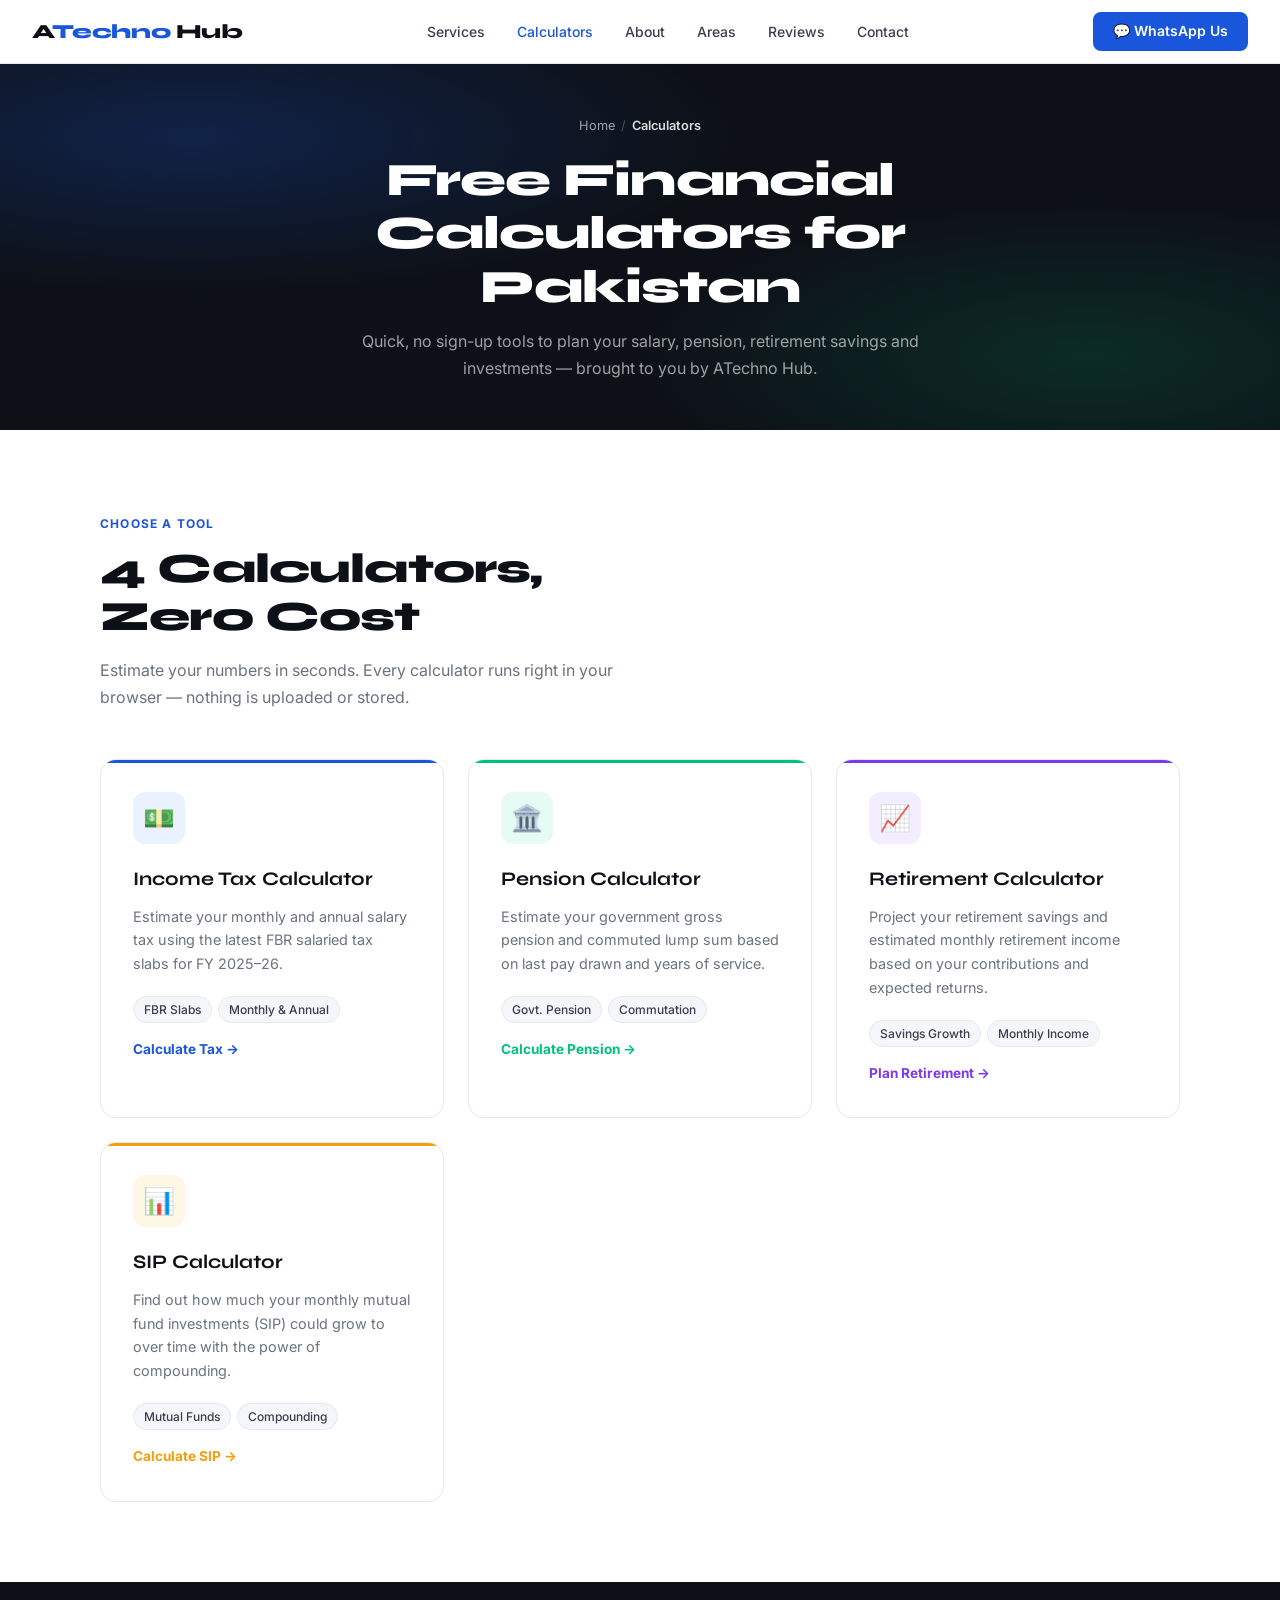
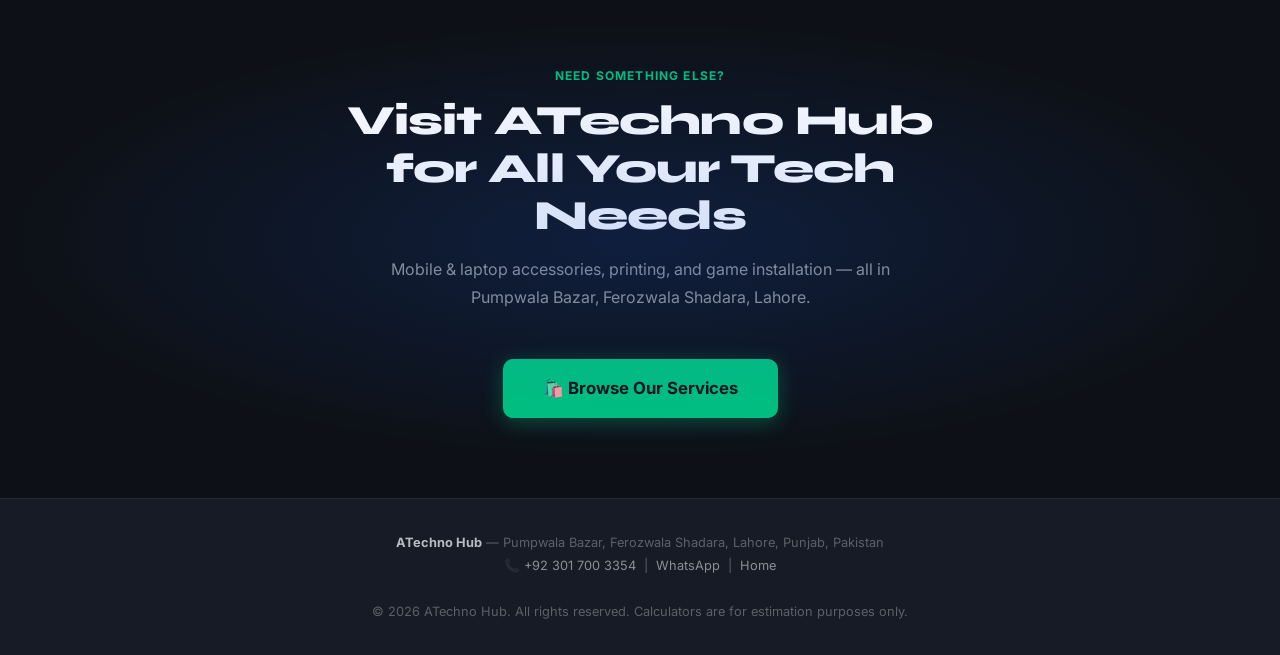
<file: calculators.html>
<!DOCTYPE html>
<html lang="en">
<head>
<meta charset="UTF-8" />
<meta name="viewport" content="width=device-width, initial-scale=1.0" />
<title>Free Financial Calculators — Tax, Pension, Retirement & SIP | ATechno Hub</title>
<meta name="description" content="Free Pakistan financial calculators from ATechno Hub: Income Tax Calculator, Pension Calculator, Retirement Calculator and SIP Calculator. Fast, simple, no sign-up." />
<link rel="preconnect" href="https://fonts.googleapis.com" />
<link rel="preconnect" href="https://fonts.gstatic.com" crossorigin />
<link href="https://fonts.googleapis.com/css2?family=Syne:wght@400;600;700;800&family=Inter:wght@400;500;600&display=swap" rel="stylesheet" />
<link rel="stylesheet" href="styles.css" />
</head>
<body>

<!-- NAV -->
<nav>
  <a href="index.html" class="nav-logo">A<span>Techno</span> Hub</a>
  <ul class="nav-links">
    <li><a href="index.html#services">Services</a></li>
    <li><a href="calculators.html" class="active">Calculators</a></li>
    <li><a href="index.html#about">About</a></li>
    <li><a href="index.html#areas">Areas</a></li>
    <li><a href="index.html#reviews">Reviews</a></li>
    <li><a href="index.html#contact">Contact</a></li>
  </ul>
  <a href="https://wa.me/923017003354" target="_blank" class="nav-cta">💬 WhatsApp Us</a>
</nav>

<!-- PAGE HERO -->
<section class="page-hero">
  <div class="breadcrumb">
    <a href="index.html">Home</a><span class="sep">/</span><span class="current">Calculators</span>
  </div>
  <h1>Free Financial Calculators for Pakistan</h1>
  <p>Quick, no sign-up tools to plan your salary, pension, retirement savings and investments — brought to you by ATechno Hub.</p>
</section>

<!-- CALCULATOR HUB GRID -->
<section id="calc-hub">
  <div class="container">
    <span class="section-label">Choose a Tool</span>
    <h2 class="section-title">4 Calculators,<br/>Zero Cost</h2>
    <p class="section-sub">Estimate your numbers in seconds. Every calculator runs right in your browser — nothing is uploaded or stored.</p>

    <div class="calc-hub-grid">

      <div class="service-card blue">
        <div class="service-icon blue">💵</div>
        <h3>Income Tax Calculator</h3>
        <p>Estimate your monthly and annual salary tax using the latest FBR salaried tax slabs for FY 2025–26.</p>
        <div class="service-tags">
          <span class="tag">FBR Slabs</span>
          <span class="tag">Monthly & Annual</span>
        </div>
        <a href="income-tax-calculator.html" class="card-link" style="margin-top:1rem;">Calculate Tax →</a>
      </div>

      <div class="service-card green">
        <div class="service-icon green">🏛️</div>
        <h3>Pension Calculator</h3>
        <p>Estimate your government gross pension and commuted lump sum based on last pay drawn and years of service.</p>
        <div class="service-tags">
          <span class="tag">Govt. Pension</span>
          <span class="tag">Commutation</span>
        </div>
        <a href="pension-calculator.html" class="card-link" style="margin-top:1rem;">Calculate Pension →</a>
      </div>

      <div class="service-card purple">
        <div class="service-icon purple">📈</div>
        <h3>Retirement Calculator</h3>
        <p>Project your retirement savings and estimated monthly retirement income based on your contributions and expected returns.</p>
        <div class="service-tags">
          <span class="tag">Savings Growth</span>
          <span class="tag">Monthly Income</span>
        </div>
        <a href="retirement-calculator.html" class="card-link" style="margin-top:1rem;">Plan Retirement →</a>
      </div>

      <div class="service-card amber">
        <div class="service-icon amber">📊</div>
        <h3>SIP Calculator</h3>
        <p>Find out how much your monthly mutual fund investments (SIP) could grow to over time with the power of compounding.</p>
        <div class="service-tags">
          <span class="tag">Mutual Funds</span>
          <span class="tag">Compounding</span>
        </div>
        <a href="sip-calculator.html" class="card-link" style="margin-top:1rem;">Calculate SIP →</a>
      </div>

    </div>
  </div>
</section>

<!-- CONTACT CTA -->
<section id="contact">
  <div class="container">
    <span class="section-label">Need Something Else?</span>
    <h2 class="section-title">Visit ATechno Hub<br/>for All Your Tech Needs</h2>
    <p class="section-sub">Mobile & laptop accessories, printing, and game installation — all in Pumpwala Bazar, Ferozwala Shadara, Lahore.</p>
    <a href="index.html#services" class="btn-primary" style="font-size:1.05rem; padding:1rem 2.5rem;">🛍️ Browse Our Services</a>
  </div>
</section>

<!-- FOOTER -->
<footer>
  <p>
    <strong style="color:rgba(255,255,255,0.7);">ATechno Hub</strong> — Pumpwala Bazar, Ferozwala Shadara, Lahore, Punjab, Pakistan<br/>
    📞 <a href="tel:+923017003354">+92 301 700 3354</a> &nbsp;|&nbsp;
    <a href="https://wa.me/923017003354" target="_blank">WhatsApp</a> &nbsp;|&nbsp;
    <a href="index.html">Home</a><br/><br/>
    © 2026 ATechno Hub. All rights reserved. Calculators are for estimation purposes only.
  </p>
</footer>

</body>
</html>
</file>
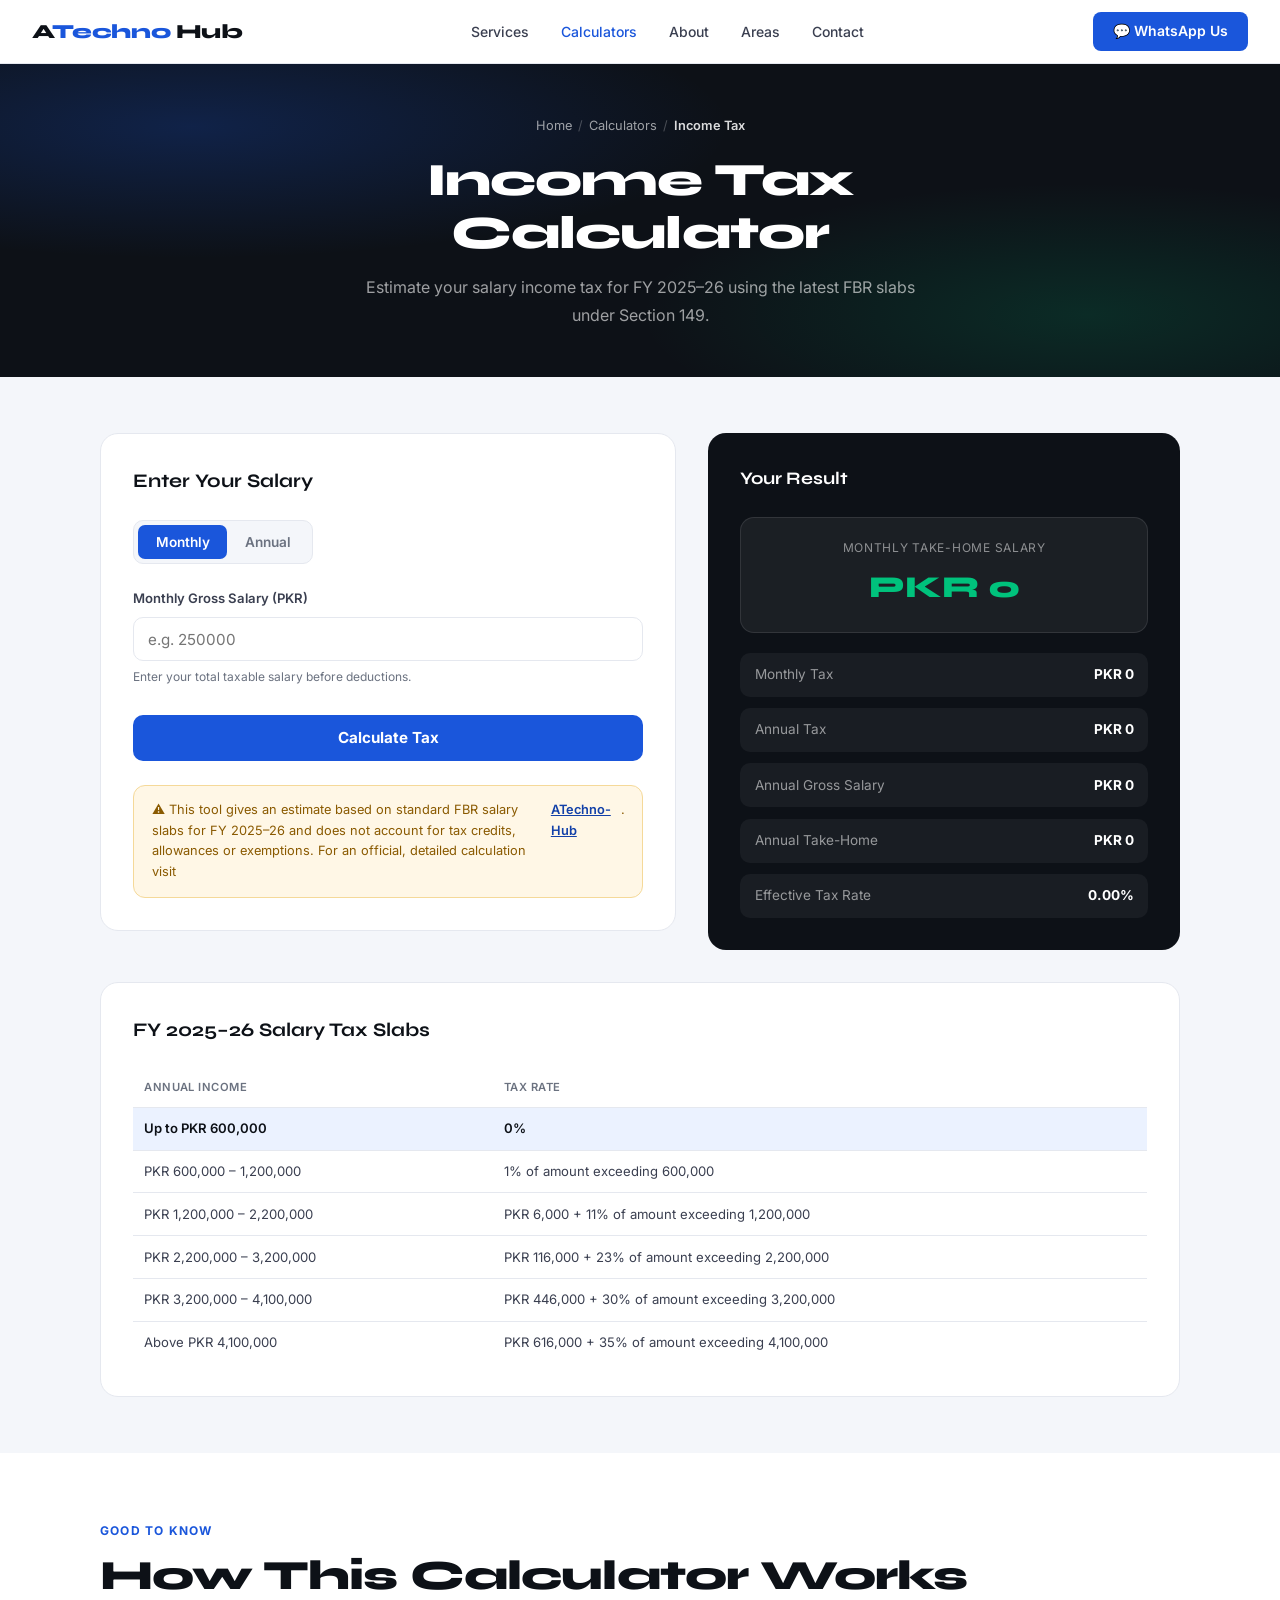
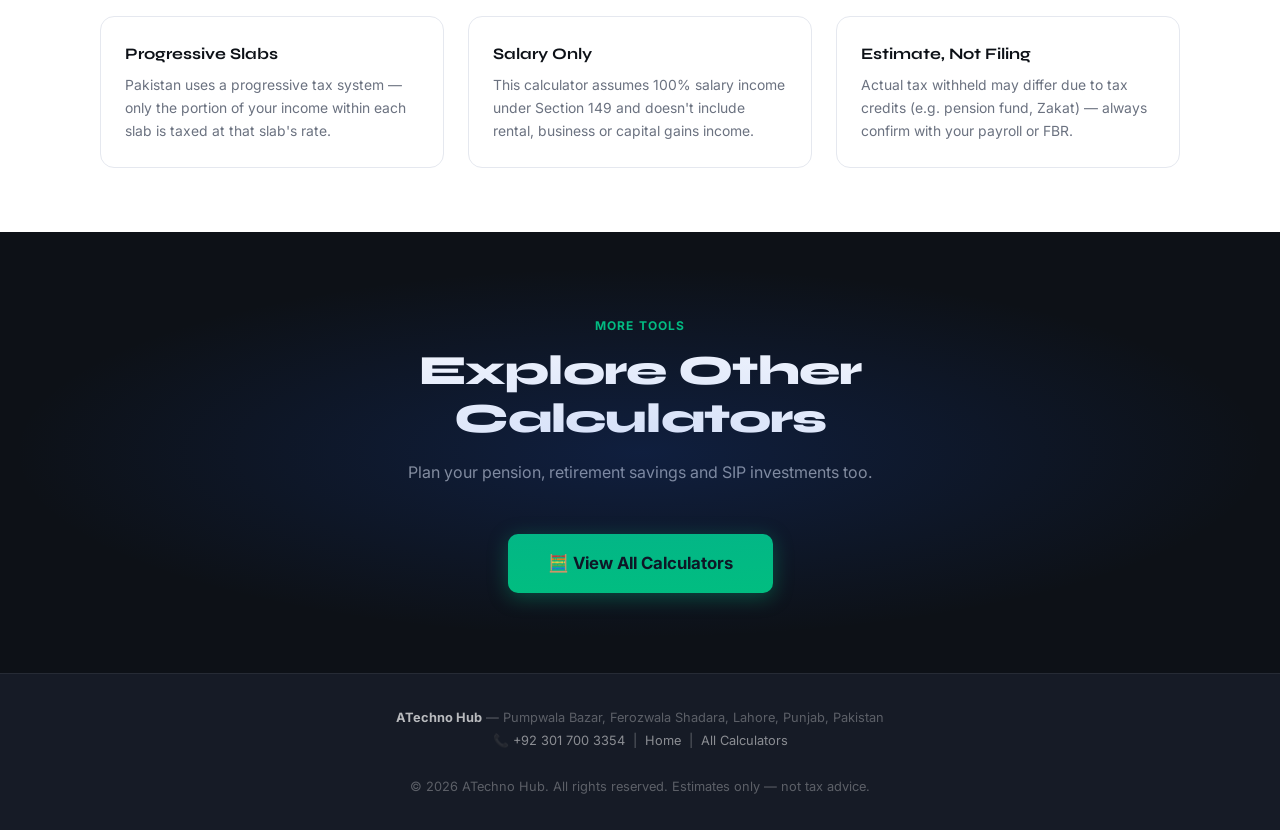
<file: income-tax-calculator.html>
<!DOCTYPE html>
<html lang="en">
<head>
<meta charset="UTF-8" />
<meta name="viewport" content="width=device-width, initial-scale=1.0" />
<title>Income Tax Calculator Pakistan (FY 2025–26) | ATechno Hub</title>
<meta name="description" content="Free salary income tax calculator for Pakistan, FY 2025–26. Enter your monthly or annual salary and get your tax, take-home pay and applicable FBR slab instantly." />
<link rel="preconnect" href="https://fonts.googleapis.com" />
<link rel="preconnect" href="https://fonts.gstatic.com" crossorigin />
<link href="https://fonts.googleapis.com/css2?family=Syne:wght@400;600;700;800&family=Inter:wght@400;500;600&display=swap" rel="stylesheet" />
<link rel="stylesheet" href="styles.css" />
</head>
<body>

<!-- NAV -->
<nav>
  <a href="index.html" class="nav-logo">A<span>Techno</span> Hub</a>
  <ul class="nav-links">
    <li><a href="index.html#services">Services</a></li>
    <li><a href="calculators.html" class="active">Calculators</a></li>
    <li><a href="index.html#about">About</a></li>
    <li><a href="index.html#areas">Areas</a></li>
    <li><a href="index.html#contact">Contact</a></li>
  </ul>
  <a href="https://wa.me/923017003354" target="_blank" class="nav-cta">💬 WhatsApp Us</a>
</nav>

<!-- PAGE HERO -->
<section class="page-hero">
  <div class="breadcrumb">
    <a href="index.html">Home</a><span class="sep">/</span>
    <a href="calculators.html">Calculators</a><span class="sep">/</span>
    <span class="current">Income Tax</span>
  </div>
  <h1>Income Tax Calculator</h1>
  <p>Estimate your salary income tax for FY 2025–26 using the latest FBR slabs under Section 149.</p>
</section>

<!-- CALCULATOR -->
<section class="calc-section">
  <div class="container calc-layout">

    <div class="calc-card">
      <h2>Enter Your Salary</h2>

      <div class="toggle-group" id="freqToggle">
        <button type="button" class="active" data-freq="monthly">Monthly</button>
        <button type="button" data-freq="annual">Annual</button>
      </div>

      <div class="form-group">
        <label for="salaryInput" id="salaryLabel">Monthly Gross Salary (PKR)</label>
        <input type="number" id="salaryInput" placeholder="e.g. 250000" min="0" />
        <div class="hint">Enter your total taxable salary before deductions.</div>
      </div>

      <button class="calc-btn" id="calcBtn">Calculate Tax</button>

      <div class="disclaimer-box">
        ⚠️ This tool gives an estimate based on standard FBR salary slabs for FY 2025–26 and does not account for tax credits, allowances or exemptions. For an official, detailed calculation visit
        <a href="https://atechno-hub.netlify.app/" target="_blank" rel="noopener">ATechno-Hub</a>.
      </div>
    </div>

    <div class="result-card">
      <h2>Your Result</h2>
      <div class="result-hero">
        <div class="lbl">Monthly Take-Home Salary</div>
        <div class="val" id="rTakeHome">PKR 0</div>
      </div>
      <div class="result-grid">
        <div class="result-row"><span class="k">Monthly Tax</span><span class="v" id="rMonthlyTax">PKR 0</span></div>
        <div class="result-row"><span class="k">Annual Tax</span><span class="v" id="rAnnualTax">PKR 0</span></div>
        <div class="result-row"><span class="k">Annual Gross Salary</span><span class="v" id="rAnnualGross">PKR 0</span></div>
        <div class="result-row"><span class="k">Annual Take-Home</span><span class="v" id="rAnnualNet">PKR 0</span></div>
        <div class="result-row"><span class="k">Effective Tax Rate</span><span class="v" id="rEffRate">0%</span></div>
      </div>
    </div>

  </div>

  <div class="container" style="margin-top:2rem;">
    <div class="calc-card">
      <h2>FY 2025–26 Salary Tax Slabs</h2>
      <table class="slab-table" id="slabTable">
        <thead>
          <tr><th>Annual Income</th><th>Tax Rate</th></tr>
        </thead>
        <tbody>
          <tr data-slab="0"><td>Up to PKR 600,000</td><td>0%</td></tr>
          <tr data-slab="1"><td>PKR 600,000 – 1,200,000</td><td>1% of amount exceeding 600,000</td></tr>
          <tr data-slab="2"><td>PKR 1,200,000 – 2,200,000</td><td>PKR 6,000 + 11% of amount exceeding 1,200,000</td></tr>
          <tr data-slab="3"><td>PKR 2,200,000 – 3,200,000</td><td>PKR 116,000 + 23% of amount exceeding 2,200,000</td></tr>
          <tr data-slab="4"><td>PKR 3,200,000 – 4,100,000</td><td>PKR 446,000 + 30% of amount exceeding 3,200,000</td></tr>
          <tr data-slab="5"><td>Above PKR 4,100,000</td><td>PKR 616,000 + 35% of amount exceeding 4,100,000</td></tr>
        </tbody>
      </table>
    </div>
  </div>
</section>

<!-- INFO -->
<section class="calc-info">
  <div class="container">
    <span class="section-label">Good to Know</span>
    <h2 class="section-title">How This Calculator Works</h2>
    <div class="calc-info-grid">
      <div class="info-card">
        <h3>Progressive Slabs</h3>
        <p>Pakistan uses a progressive tax system — only the portion of your income within each slab is taxed at that slab's rate.</p>
      </div>
      <div class="info-card">
        <h3>Salary Only</h3>
        <p>This calculator assumes 100% salary income under Section 149 and doesn't include rental, business or capital gains income.</p>
      </div>
      <div class="info-card">
        <h3>Estimate, Not Filing</h3>
        <p>Actual tax withheld may differ due to tax credits (e.g. pension fund, Zakat) — always confirm with your payroll or FBR.</p>
      </div>
    </div>
  </div>
</section>

<!-- CONTACT CTA -->
<section id="contact">
  <div class="container">
    <span class="section-label">More Tools</span>
    <h2 class="section-title">Explore Other Calculators</h2>
    <p class="section-sub">Plan your pension, retirement savings and SIP investments too.</p>
    <a href="calculators.html" class="btn-primary" style="font-size:1.05rem; padding:1rem 2.5rem;">🧮 View All Calculators</a>
  </div>
</section>

<!-- FOOTER -->
<footer>
  <p>
    <strong style="color:rgba(255,255,255,0.7);">ATechno Hub</strong> — Pumpwala Bazar, Ferozwala Shadara, Lahore, Punjab, Pakistan<br/>
    📞 <a href="tel:+923017003354">+92 301 700 3354</a> &nbsp;|&nbsp;
    <a href="index.html">Home</a> &nbsp;|&nbsp;
    <a href="calculators.html">All Calculators</a><br/><br/>
    © 2026 ATechno Hub. All rights reserved. Estimates only — not tax advice.
  </p>
</footer>

<script src="calc-utils.js"></script>
<script>
  const freqBtns = document.querySelectorAll('#freqToggle button');
  const salaryLabel = document.getElementById('salaryLabel');
  let freq = 'monthly';

  freqBtns.forEach(btn => {
    btn.addEventListener('click', () => {
      freqBtns.forEach(b => b.classList.remove('active'));
      btn.classList.add('active');
      freq = btn.dataset.freq;
      salaryLabel.textContent = freq === 'monthly' ? 'Monthly Gross Salary (PKR)' : 'Annual Gross Salary (PKR)';
    });
  });

  const slabs = [
    { min: 0,        max: 600000,   base: 0,      rate: 0.00 },
    { min: 600000,   max: 1200000,  base: 0,      rate: 0.01 },
    { min: 1200000,  max: 2200000,  base: 6000,   rate: 0.11 },
    { min: 2200000,  max: 3200000,  base: 116000, rate: 0.23 },
    { min: 3200000,  max: 4100000,  base: 446000, rate: 0.30 },
    { min: 4100000,  max: Infinity, base: 616000, rate: 0.35 }
  ];

  function computeTax(annualIncome) {
    let slabIndex = slabs.findIndex(s => annualIncome > s.min && annualIncome <= s.max);
    if (annualIncome <= 0) slabIndex = 0;
    if (slabIndex === -1) slabIndex = slabs.length - 1;
    const s = slabs[slabIndex];
    const tax = s.base + Math.max(0, annualIncome - s.min) * s.rate;
    return { tax, slabIndex };
  }

  function highlightSlab(index) {
    document.querySelectorAll('#slabTable tr').forEach(tr => tr.classList.remove('active-slab'));
    const row = document.querySelector('#slabTable tr[data-slab="' + index + '"]');
    if (row) row.classList.add('active-slab');
  }

  function calculate() {
    const raw = parseFloat(document.getElementById('salaryInput').value) || 0;
    const annualGross = freq === 'monthly' ? raw * 12 : raw;
    const { tax: annualTax, slabIndex } = computeTax(annualGross);
    const monthlyTax = annualTax / 12;
    const monthlyGross = annualGross / 12;
    const annualNet = annualGross - annualTax;
    const monthlyNet = monthlyGross - monthlyTax;
    const effRate = annualGross > 0 ? (annualTax / annualGross) * 100 : 0;

    document.getElementById('rTakeHome').textContent = pkr(monthlyNet);
    document.getElementById('rMonthlyTax').textContent = pkr(monthlyTax);
    document.getElementById('rAnnualTax').textContent = pkr(annualTax);
    document.getElementById('rAnnualGross').textContent = pkr(annualGross);
    document.getElementById('rAnnualNet').textContent = pkr(annualNet);
    document.getElementById('rEffRate').textContent = pct(effRate, 2);

    highlightSlab(slabIndex);
  }

  document.getElementById('calcBtn').addEventListener('click', calculate);
  document.getElementById('salaryInput').addEventListener('keyup', e => { if (e.key === 'Enter') calculate(); });
  calculate();
</script>

</body>
</html>
</file>
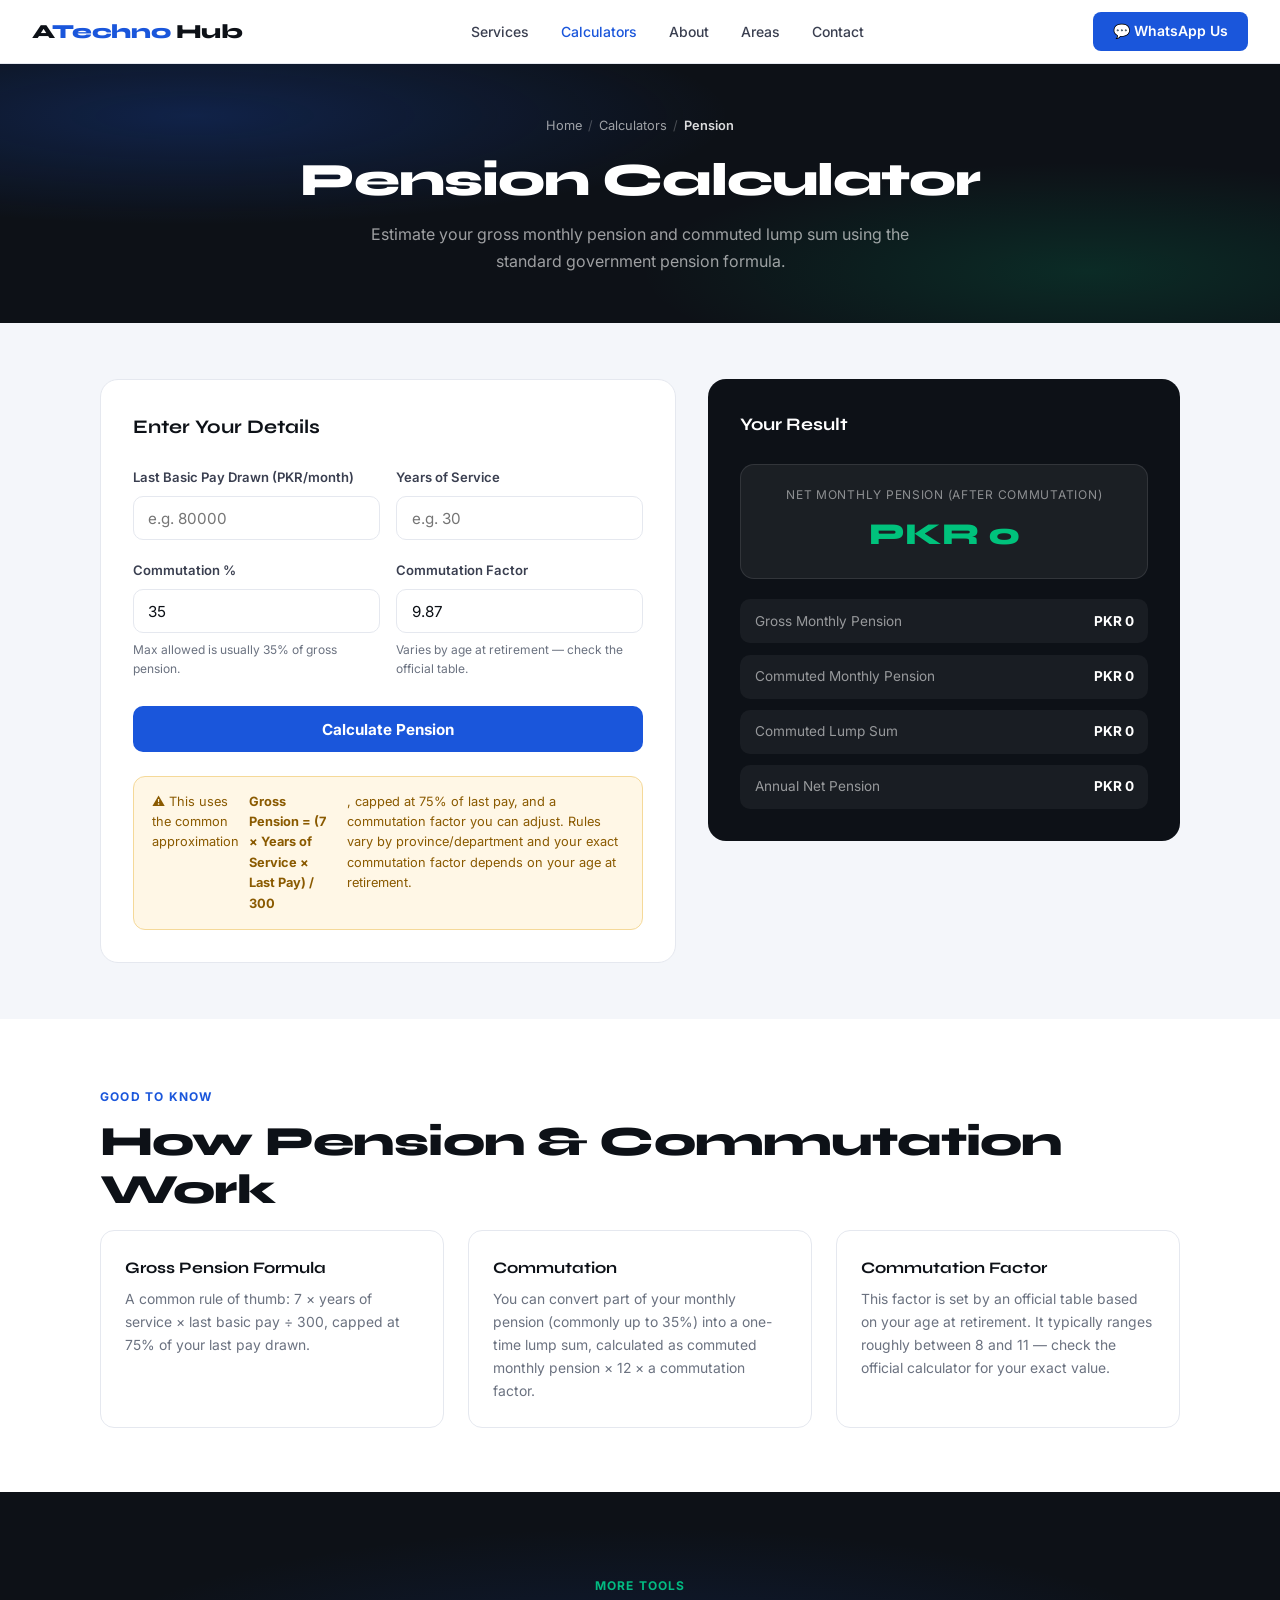
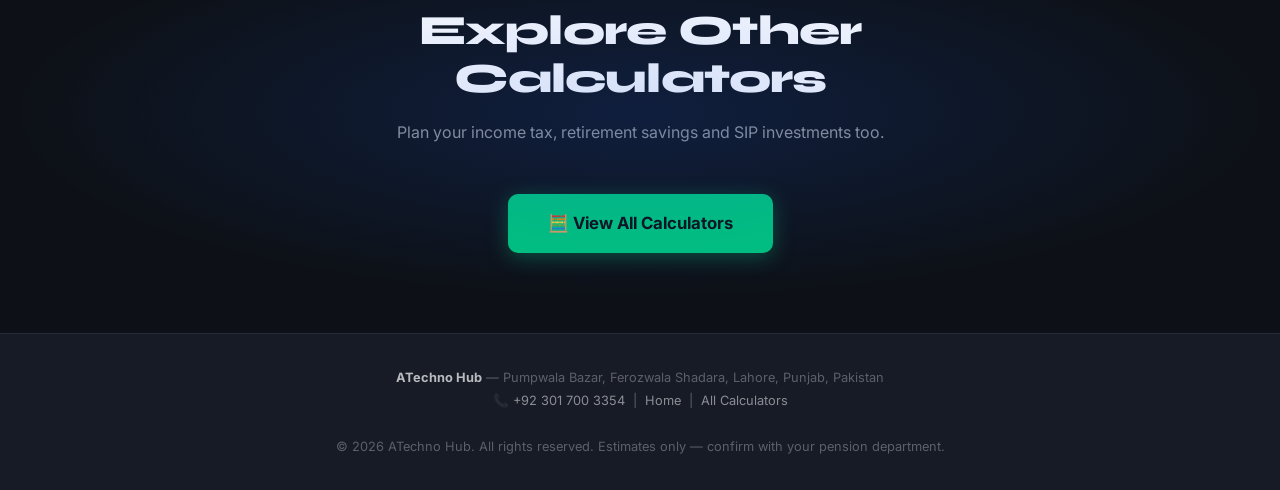
<file: pension-calculator.html>
<!DOCTYPE html>
<html lang="en">
<head>
<meta charset="UTF-8" />
<meta name="viewport" content="width=device-width, initial-scale=1.0" />
<title>Pension Calculator Pakistan | ATechno Hub</title>
<meta name="description" content="Estimate your government gross monthly pension and commuted lump sum based on last pay drawn, years of service and commutation percentage." />
<link rel="preconnect" href="https://fonts.googleapis.com" />
<link rel="preconnect" href="https://fonts.gstatic.com" crossorigin />
<link href="https://fonts.googleapis.com/css2?family=Syne:wght@400;600;700;800&family=Inter:wght@400;500;600&display=swap" rel="stylesheet" />
<link rel="stylesheet" href="styles.css" />
</head>
<body>

<!-- NAV -->
<nav>
  <a href="index.html" class="nav-logo">A<span>Techno</span> Hub</a>
  <ul class="nav-links">
    <li><a href="index.html#services">Services</a></li>
    <li><a href="calculators.html" class="active">Calculators</a></li>
    <li><a href="index.html#about">About</a></li>
    <li><a href="index.html#areas">Areas</a></li>
    <li><a href="index.html#contact">Contact</a></li>
  </ul>
  <a href="https://wa.me/923017003354" target="_blank" class="nav-cta">💬 WhatsApp Us</a>
</nav>

<!-- PAGE HERO -->
<section class="page-hero">
  <div class="breadcrumb">
    <a href="index.html">Home</a><span class="sep">/</span>
    <a href="calculators.html">Calculators</a><span class="sep">/</span>
    <span class="current">Pension</span>
  </div>
  <h1>Pension Calculator</h1>
  <p>Estimate your gross monthly pension and commuted lump sum using the standard government pension formula.</p>
</section>

<!-- CALCULATOR -->
<section class="calc-section">
  <div class="container calc-layout">

    <div class="calc-card">
      <h2>Enter Your Details</h2>

      <div class="form-row">
        <div class="form-group">
          <label for="lastPay">Last Basic Pay Drawn (PKR/month)</label>
          <input type="number" id="lastPay" placeholder="e.g. 80000" min="0" />
        </div>
        <div class="form-group">
          <label for="yearsService">Years of Service</label>
          <input type="number" id="yearsService" placeholder="e.g. 30" min="0" max="40" />
        </div>
      </div>

      <div class="form-row">
        <div class="form-group">
          <label for="commutePct">Commutation %</label>
          <input type="number" id="commutePct" placeholder="e.g. 35" min="0" max="35" value="35" />
          <div class="hint">Max allowed is usually 35% of gross pension.</div>
        </div>
        <div class="form-group">
          <label for="commuteFactor">Commutation Factor</label>
          <input type="number" id="commuteFactor" placeholder="e.g. 9.87" min="0" step="0.01" value="9.87" />
          <div class="hint">Varies by age at retirement — check the official table.</div>
        </div>
      </div>

      <button class="calc-btn" id="calcBtn">Calculate Pension</button>

      <div class="disclaimer-box">
        ⚠️ This uses the common approximation <strong>Gross Pension = (7 × Years of Service × Last Pay) / 300</strong>, capped at 75% of last pay, and a commutation factor you can adjust. Rules vary by province/department and your exact commutation factor depends on your age at retirement.
      </div>
    </div>

    <div class="result-card">
      <h2>Your Result</h2>
      <div class="result-hero">
        <div class="lbl">Net Monthly Pension (after commutation)</div>
        <div class="val" id="rNetPension">PKR 0</div>
      </div>
      <div class="result-grid">
        <div class="result-row"><span class="k">Gross Monthly Pension</span><span class="v" id="rGrossPension">PKR 0</span></div>
        <div class="result-row"><span class="k">Commuted Monthly Pension</span><span class="v" id="rCommutedMonthly">PKR 0</span></div>
        <div class="result-row"><span class="k">Commuted Lump Sum</span><span class="v" id="rLumpSum">PKR 0</span></div>
        <div class="result-row"><span class="k">Annual Net Pension</span><span class="v" id="rAnnualPension">PKR 0</span></div>
      </div>
    </div>

  </div>
</section>

<!-- INFO -->
<section class="calc-info">
  <div class="container">
    <span class="section-label">Good to Know</span>
    <h2 class="section-title">How Pension & Commutation Work</h2>
    <div class="calc-info-grid">
      <div class="info-card">
        <h3>Gross Pension Formula</h3>
        <p>A common rule of thumb: 7 × years of service × last basic pay ÷ 300, capped at 75% of your last pay drawn.</p>
      </div>
      <div class="info-card">
        <h3>Commutation</h3>
        <p>You can convert part of your monthly pension (commonly up to 35%) into a one-time lump sum, calculated as commuted monthly pension × 12 × a commutation factor.</p>
      </div>
      <div class="info-card">
        <h3>Commutation Factor</h3>
        <p>This factor is set by an official table based on your age at retirement. It typically ranges roughly between 8 and 11 — check the official calculator for your exact value.</p>
      </div>
    </div>
  </div>
</section>

<!-- CONTACT CTA -->
<section id="contact">
  <div class="container">
    <span class="section-label">More Tools</span>
    <h2 class="section-title">Explore Other Calculators</h2>
    <p class="section-sub">Plan your income tax, retirement savings and SIP investments too.</p>
    <a href="calculators.html" class="btn-primary" style="font-size:1.05rem; padding:1rem 2.5rem;">🧮 View All Calculators</a>
  </div>
</section>

<!-- FOOTER -->
<footer>
  <p>
    <strong style="color:rgba(255,255,255,0.7);">ATechno Hub</strong> — Pumpwala Bazar, Ferozwala Shadara, Lahore, Punjab, Pakistan<br/>
    📞 <a href="tel:+923017003354">+92 301 700 3354</a> &nbsp;|&nbsp;
    <a href="index.html">Home</a> &nbsp;|&nbsp;
    <a href="calculators.html">All Calculators</a><br/><br/>
    © 2026 ATechno Hub. All rights reserved. Estimates only — confirm with your pension department.
  </p>
</footer>

<script src="calc-utils.js"></script>
<script>
  function calculate() {
    const lastPay = parseFloat(document.getElementById('lastPay').value) || 0;
    const years = clamp(parseFloat(document.getElementById('yearsService').value) || 0, 0, 40);
    const commutePct = clamp(parseFloat(document.getElementById('commutePct').value) || 0, 0, 35) / 100;
    const factor = parseFloat(document.getElementById('commuteFactor').value) || 0;

    let grossPension = (7 * years * lastPay) / 300;
    const cap = lastPay * 0.75;
    if (grossPension > cap) grossPension = cap;

    const commutedMonthly = grossPension * commutePct;
    const netMonthly = grossPension - commutedMonthly;
    const lumpSum = commutedMonthly * 12 * factor;
    const annualPension = netMonthly * 12;

    document.getElementById('rNetPension').textContent = pkr(netMonthly);
    document.getElementById('rGrossPension').textContent = pkr(grossPension);
    document.getElementById('rCommutedMonthly').textContent = pkr(commutedMonthly);
    document.getElementById('rLumpSum').textContent = pkr(lumpSum);
    document.getElementById('rAnnualPension').textContent = pkr(annualPension);
  }

  document.getElementById('calcBtn').addEventListener('click', calculate);
  ['lastPay','yearsService','commutePct','commuteFactor'].forEach(id => {
    document.getElementById(id).addEventListener('keyup', e => { if (e.key === 'Enter') calculate(); });
  });
  calculate();
</script>

</body>
</html>
</file>
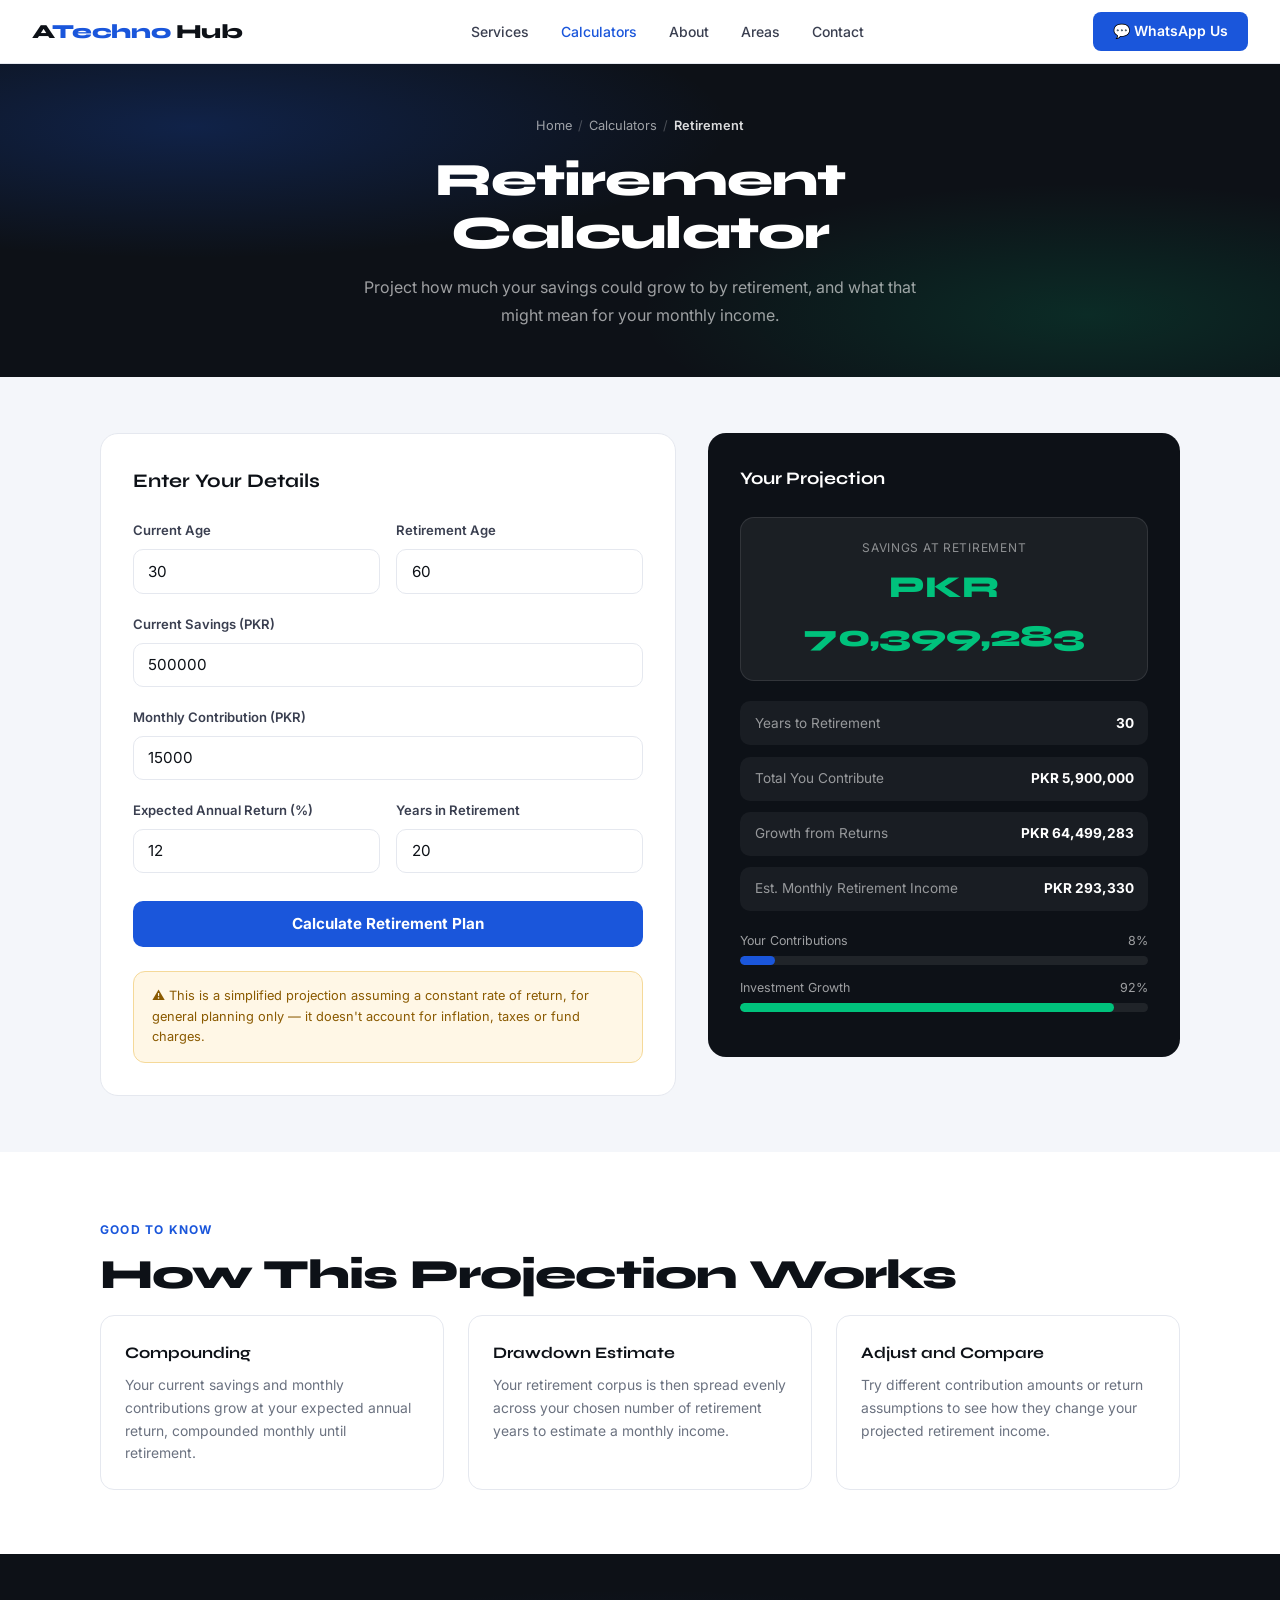
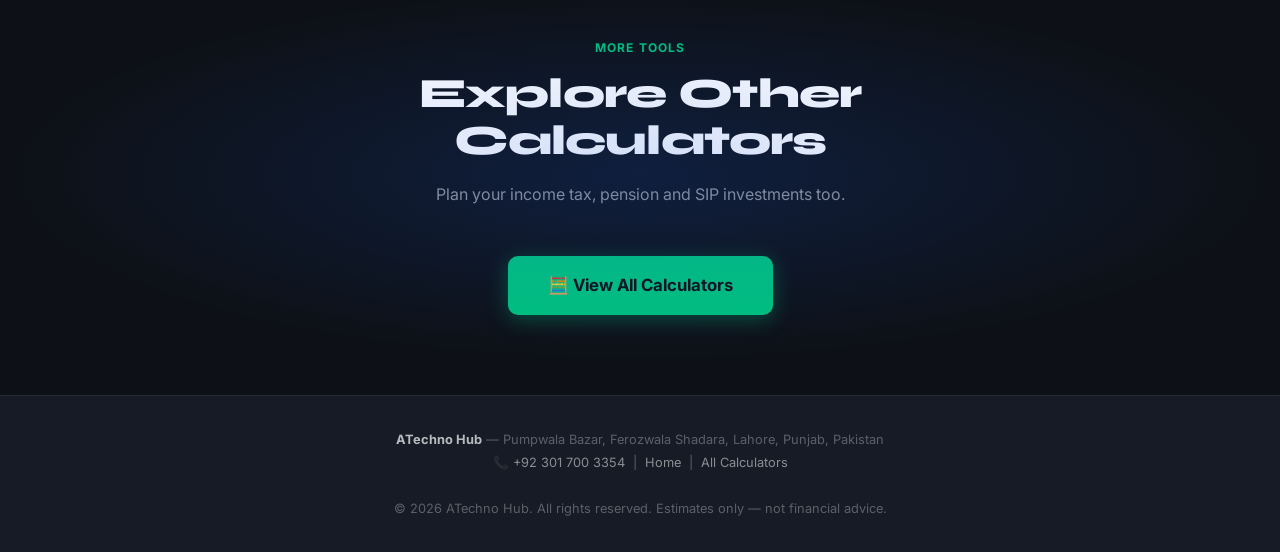
<file: retirement-calculator.html>
<!DOCTYPE html>
<html lang="en">
<head>
<meta charset="UTF-8" />
<meta name="viewport" content="width=device-width, initial-scale=1.0" />
<title>Retirement Calculator Pakistan | ATechno Hub</title>
<meta name="description" content="Project your retirement savings growth and estimated monthly retirement income based on your age, current savings, monthly contributions and expected return." />
<link rel="preconnect" href="https://fonts.googleapis.com" />
<link rel="preconnect" href="https://fonts.gstatic.com" crossorigin />
<link href="https://fonts.googleapis.com/css2?family=Syne:wght@400;600;700;800&family=Inter:wght@400;500;600&display=swap" rel="stylesheet" />
<link rel="stylesheet" href="styles.css" />
</head>
<body>

<!-- NAV -->
<nav>
  <a href="index.html" class="nav-logo">A<span>Techno</span> Hub</a>
  <ul class="nav-links">
    <li><a href="index.html#services">Services</a></li>
    <li><a href="calculators.html" class="active">Calculators</a></li>
    <li><a href="index.html#about">About</a></li>
    <li><a href="index.html#areas">Areas</a></li>
    <li><a href="index.html#contact">Contact</a></li>
  </ul>
  <a href="https://wa.me/923017003354" target="_blank" class="nav-cta">💬 WhatsApp Us</a>
</nav>

<!-- PAGE HERO -->
<section class="page-hero">
  <div class="breadcrumb">
    <a href="index.html">Home</a><span class="sep">/</span>
    <a href="calculators.html">Calculators</a><span class="sep">/</span>
    <span class="current">Retirement</span>
  </div>
  <h1>Retirement Calculator</h1>
  <p>Project how much your savings could grow to by retirement, and what that might mean for your monthly income.</p>
</section>

<!-- CALCULATOR -->
<section class="calc-section">
  <div class="container calc-layout">

    <div class="calc-card">
      <h2>Enter Your Details</h2>

      <div class="form-row">
        <div class="form-group">
          <label for="currentAge">Current Age</label>
          <input type="number" id="currentAge" placeholder="e.g. 30" min="18" max="70" value="30" />
        </div>
        <div class="form-group">
          <label for="retireAge">Retirement Age</label>
          <input type="number" id="retireAge" placeholder="e.g. 60" min="19" max="75" value="60" />
        </div>
      </div>

      <div class="form-group">
        <label for="currentSavings">Current Savings (PKR)</label>
        <input type="number" id="currentSavings" placeholder="e.g. 500000" min="0" value="500000" />
      </div>

      <div class="form-group">
        <label for="monthlyContribution">Monthly Contribution (PKR)</label>
        <input type="number" id="monthlyContribution" placeholder="e.g. 15000" min="0" value="15000" />
      </div>

      <div class="form-row">
        <div class="form-group">
          <label for="expectedReturn">Expected Annual Return (%)</label>
          <input type="number" id="expectedReturn" placeholder="e.g. 12" min="0" max="30" step="0.1" value="12" />
        </div>
        <div class="form-group">
          <label for="retirementYears">Years in Retirement</label>
          <input type="number" id="retirementYears" placeholder="e.g. 20" min="1" max="40" value="20" />
        </div>
      </div>

      <button class="calc-btn" id="calcBtn">Calculate Retirement Plan</button>

      <div class="disclaimer-box">
        ⚠️ This is a simplified projection assuming a constant rate of return, for general planning only — it doesn't account for inflation, taxes or fund charges.
      </div>
    </div>

    <div class="result-card">
      <h2>Your Projection</h2>
      <div class="result-hero">
        <div class="lbl">Savings at Retirement</div>
        <div class="val" id="rCorpus">PKR 0</div>
      </div>
      <div class="result-grid">
        <div class="result-row"><span class="k">Years to Retirement</span><span class="v" id="rYearsLeft">0</span></div>
        <div class="result-row"><span class="k">Total You Contribute</span><span class="v" id="rTotalContrib">PKR 0</span></div>
        <div class="result-row"><span class="k">Growth from Returns</span><span class="v" id="rGrowth">PKR 0</span></div>
        <div class="result-row"><span class="k">Est. Monthly Retirement Income</span><span class="v" id="rMonthlyIncome">PKR 0</span></div>
      </div>
      <div class="bar-chart">
        <div class="bar-row">
          <div class="bar-label"><span>Your Contributions</span><span id="barContribLbl">0%</span></div>
          <div class="bar-track"><div class="bar-fill invested" id="barContrib" style="width:50%"></div></div>
        </div>
        <div class="bar-row">
          <div class="bar-label"><span>Investment Growth</span><span id="barGrowthLbl">0%</span></div>
          <div class="bar-track"><div class="bar-fill returns" id="barGrowth" style="width:50%"></div></div>
        </div>
      </div>
    </div>

  </div>
</section>

<!-- INFO -->
<section class="calc-info">
  <div class="container">
    <span class="section-label">Good to Know</span>
    <h2 class="section-title">How This Projection Works</h2>
    <div class="calc-info-grid">
      <div class="info-card">
        <h3>Compounding</h3>
        <p>Your current savings and monthly contributions grow at your expected annual return, compounded monthly until retirement.</p>
      </div>
      <div class="info-card">
        <h3>Drawdown Estimate</h3>
        <p>Your retirement corpus is then spread evenly across your chosen number of retirement years to estimate a monthly income.</p>
      </div>
      <div class="info-card">
        <h3>Adjust and Compare</h3>
        <p>Try different contribution amounts or return assumptions to see how they change your projected retirement income.</p>
      </div>
    </div>
  </div>
</section>

<!-- CONTACT CTA -->
<section id="contact">
  <div class="container">
    <span class="section-label">More Tools</span>
    <h2 class="section-title">Explore Other Calculators</h2>
    <p class="section-sub">Plan your income tax, pension and SIP investments too.</p>
    <a href="calculators.html" class="btn-primary" style="font-size:1.05rem; padding:1rem 2.5rem;">🧮 View All Calculators</a>
  </div>
</section>

<!-- FOOTER -->
<footer>
  <p>
    <strong style="color:rgba(255,255,255,0.7);">ATechno Hub</strong> — Pumpwala Bazar, Ferozwala Shadara, Lahore, Punjab, Pakistan<br/>
    📞 <a href="tel:+923017003354">+92 301 700 3354</a> &nbsp;|&nbsp;
    <a href="index.html">Home</a> &nbsp;|&nbsp;
    <a href="calculators.html">All Calculators</a><br/><br/>
    © 2026 ATechno Hub. All rights reserved. Estimates only — not financial advice.
  </p>
</footer>

<script src="calc-utils.js"></script>
<script>
  function calculate() {
    const currentAge = parseFloat(document.getElementById('currentAge').value) || 0;
    const retireAge = parseFloat(document.getElementById('retireAge').value) || 0;
    const currentSavings = parseFloat(document.getElementById('currentSavings').value) || 0;
    const monthlyContribution = parseFloat(document.getElementById('monthlyContribution').value) || 0;
    const annualReturn = (parseFloat(document.getElementById('expectedReturn').value) || 0) / 100;
    const retirementYears = parseFloat(document.getElementById('retirementYears').value) || 1;

    const yearsLeft = Math.max(retireAge - currentAge, 0);
    const months = yearsLeft * 12;
    const i = annualReturn / 12;

    // Future value of current lump sum
    const fvLumpSum = currentSavings * Math.pow(1 + i, months);

    // Future value of monthly contributions (ordinary annuity)
    let fvContrib = 0;
    if (i > 0) {
      fvContrib = monthlyContribution * ((Math.pow(1 + i, months) - 1) / i);
    } else {
      fvContrib = monthlyContribution * months;
    }

    const corpus = fvLumpSum + fvContrib;
    const totalContrib = currentSavings + (monthlyContribution * months);
    const growth = corpus - totalContrib;
    const monthlyIncome = corpus / (retirementYears * 12);

    document.getElementById('rCorpus').textContent = pkr(corpus);
    document.getElementById('rYearsLeft').textContent = yearsLeft;
    document.getElementById('rTotalContrib').textContent = pkr(totalContrib);
    document.getElementById('rGrowth').textContent = pkr(Math.max(growth, 0));
    document.getElementById('rMonthlyIncome').textContent = pkr(monthlyIncome);

    const contribPct = corpus > 0 ? clamp((totalContrib / corpus) * 100, 0, 100) : 50;
    const growthPct = 100 - contribPct;
    document.getElementById('barContrib').style.width = contribPct + '%';
    document.getElementById('barGrowth').style.width = growthPct + '%';
    document.getElementById('barContribLbl').textContent = pct(contribPct, 0);
    document.getElementById('barGrowthLbl').textContent = pct(growthPct, 0);
  }

  document.getElementById('calcBtn').addEventListener('click', calculate);
  ['currentAge','retireAge','currentSavings','monthlyContribution','expectedReturn','retirementYears'].forEach(id => {
    document.getElementById(id).addEventListener('keyup', e => { if (e.key === 'Enter') calculate(); });
  });
  calculate();
</script>

</body>
</html>
</file>
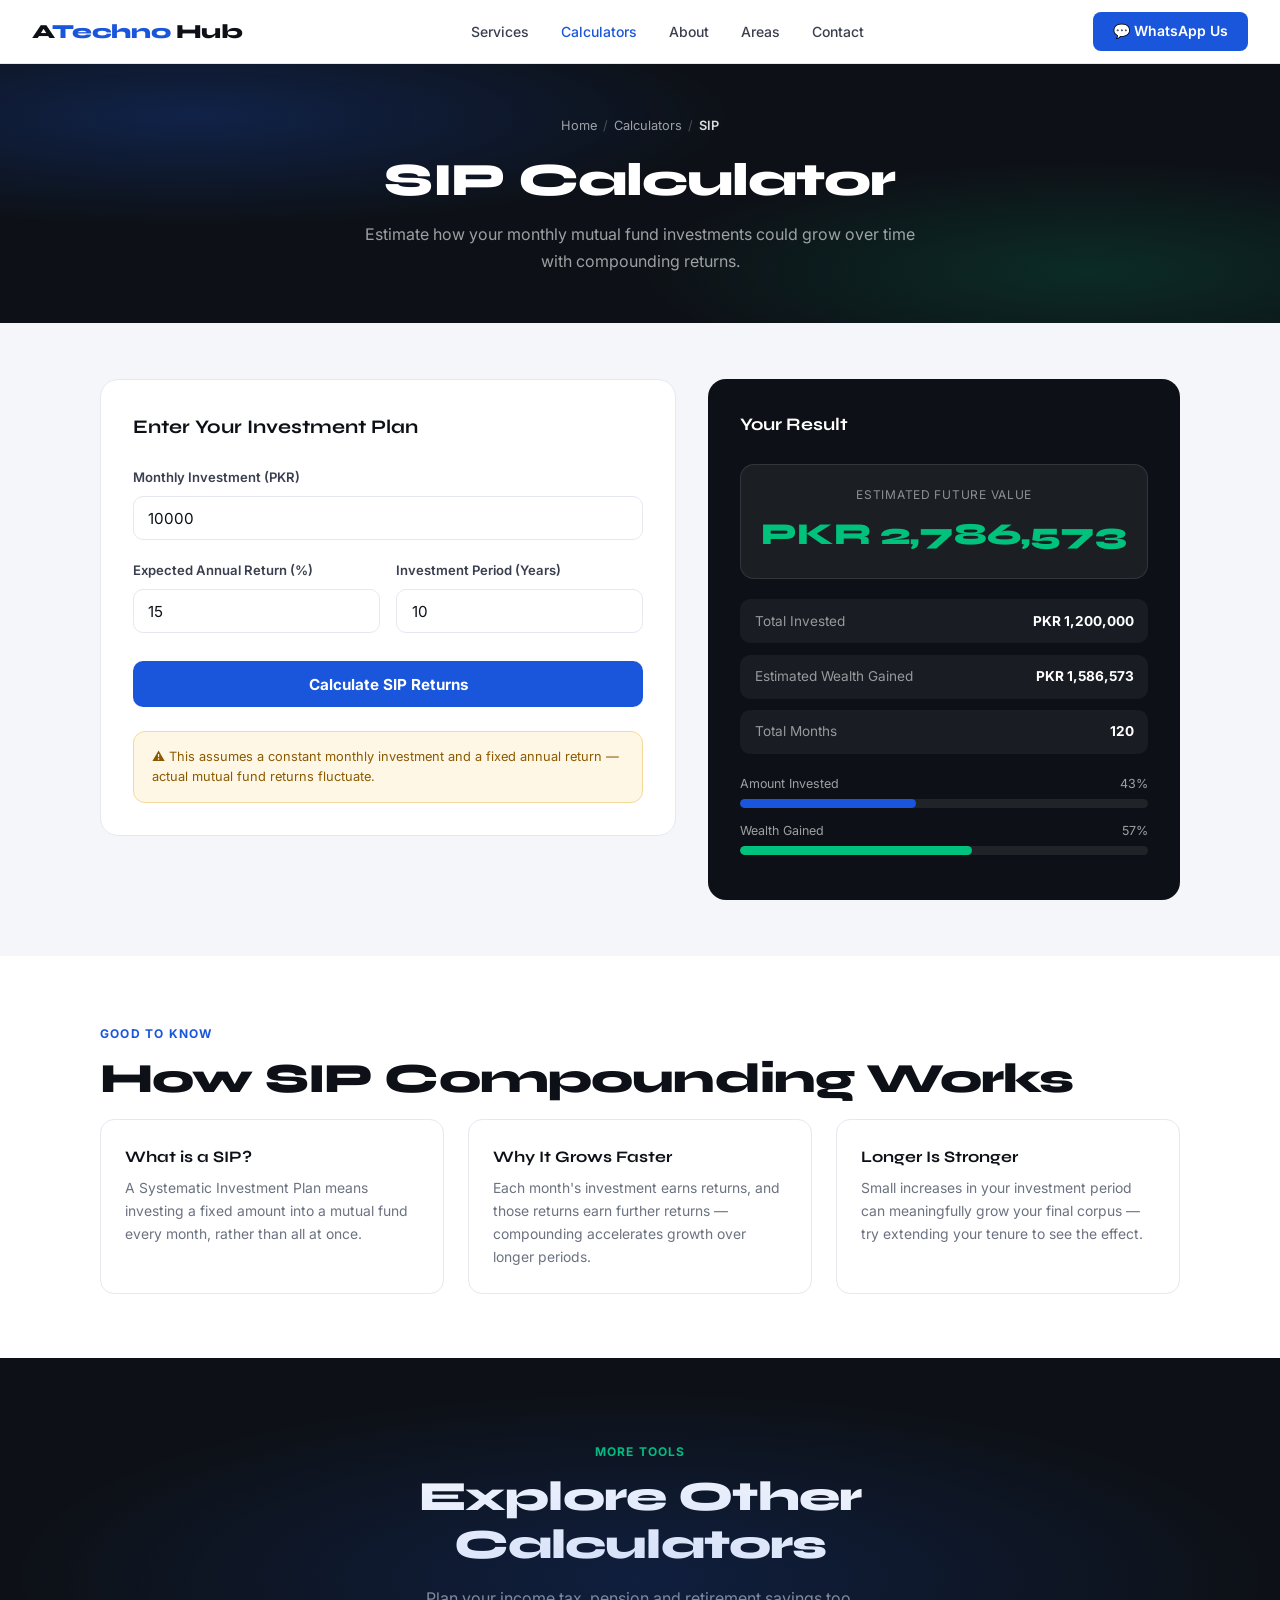
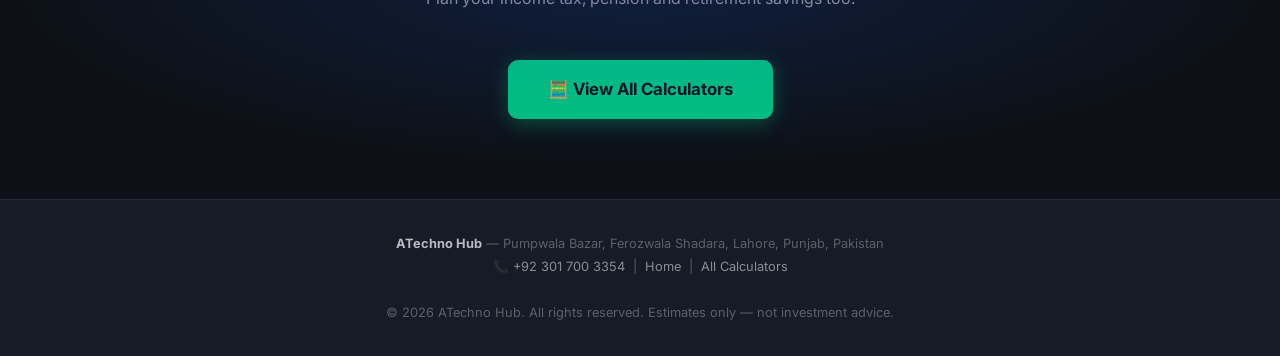
<file: sip-calculator.html>
<!DOCTYPE html>
<html lang="en">
<head>
<meta charset="UTF-8" />
<meta name="viewport" content="width=device-width, initial-scale=1.0" />
<title>SIP Calculator Pakistan | ATechno Hub</title>
<meta name="description" content="Free SIP calculator for Pakistan. See how much your monthly mutual fund investments could grow to over time with the power of compounding." />
<link rel="preconnect" href="https://fonts.googleapis.com" />
<link rel="preconnect" href="https://fonts.gstatic.com" crossorigin />
<link href="https://fonts.googleapis.com/css2?family=Syne:wght@400;600;700;800&family=Inter:wght@400;500;600&display=swap" rel="stylesheet" />
<link rel="stylesheet" href="styles.css" />
</head>
<body>

<!-- NAV -->
<nav>
  <a href="index.html" class="nav-logo">A<span>Techno</span> Hub</a>
  <ul class="nav-links">
    <li><a href="index.html#services">Services</a></li>
    <li><a href="calculators.html" class="active">Calculators</a></li>
    <li><a href="index.html#about">About</a></li>
    <li><a href="index.html#areas">Areas</a></li>
    <li><a href="index.html#contact">Contact</a></li>
  </ul>
  <a href="https://wa.me/923017003354" target="_blank" class="nav-cta">💬 WhatsApp Us</a>
</nav>

<!-- PAGE HERO -->
<section class="page-hero">
  <div class="breadcrumb">
    <a href="index.html">Home</a><span class="sep">/</span>
    <a href="calculators.html">Calculators</a><span class="sep">/</span>
    <span class="current">SIP</span>
  </div>
  <h1>SIP Calculator</h1>
  <p>Estimate how your monthly mutual fund investments could grow over time with compounding returns.</p>
</section>

<!-- CALCULATOR -->
<section class="calc-section">
  <div class="container calc-layout">

    <div class="calc-card">
      <h2>Enter Your Investment Plan</h2>

      <div class="form-group">
        <label for="monthlyInvestment">Monthly Investment (PKR)</label>
        <input type="number" id="monthlyInvestment" placeholder="e.g. 10000" min="0" value="10000" />
      </div>

      <div class="form-row">
        <div class="form-group">
          <label for="expectedReturn">Expected Annual Return (%)</label>
          <input type="number" id="expectedReturn" placeholder="e.g. 15" min="0" max="40" step="0.1" value="15" />
        </div>
        <div class="form-group">
          <label for="tenureYears">Investment Period (Years)</label>
          <input type="number" id="tenureYears" placeholder="e.g. 10" min="1" max="40" value="10" />
        </div>
      </div>

      <button class="calc-btn" id="calcBtn">Calculate SIP Returns</button>

      <div class="disclaimer-box">
        ⚠️ This assumes a constant monthly investment and a fixed annual return — actual mutual fund returns fluctuate.
      </div>
    </div>

    <div class="result-card">
      <h2>Your Result</h2>
      <div class="result-hero">
        <div class="lbl">Estimated Future Value</div>
        <div class="val" id="rFutureValue">PKR 0</div>
      </div>
      <div class="result-grid">
        <div class="result-row"><span class="k">Total Invested</span><span class="v" id="rInvested">PKR 0</span></div>
        <div class="result-row"><span class="k">Estimated Wealth Gained</span><span class="v" id="rGained">PKR 0</span></div>
        <div class="result-row"><span class="k">Total Months</span><span class="v" id="rMonths">0</span></div>
      </div>
      <div class="bar-chart">
        <div class="bar-row">
          <div class="bar-label"><span>Amount Invested</span><span id="barInvestedLbl">0%</span></div>
          <div class="bar-track"><div class="bar-fill invested" id="barInvested" style="width:50%"></div></div>
        </div>
        <div class="bar-row">
          <div class="bar-label"><span>Wealth Gained</span><span id="barGainedLbl">0%</span></div>
          <div class="bar-track"><div class="bar-fill returns" id="barGained" style="width:50%"></div></div>
        </div>
      </div>
    </div>

  </div>
</section>

<!-- INFO -->
<section class="calc-info">
  <div class="container">
    <span class="section-label">Good to Know</span>
    <h2 class="section-title">How SIP Compounding Works</h2>
    <div class="calc-info-grid">
      <div class="info-card">
        <h3>What is a SIP?</h3>
        <p>A Systematic Investment Plan means investing a fixed amount into a mutual fund every month, rather than all at once.</p>
      </div>
      <div class="info-card">
        <h3>Why It Grows Faster</h3>
        <p>Each month's investment earns returns, and those returns earn further returns — compounding accelerates growth over longer periods.</p>
      </div>
      <div class="info-card">
        <h3>Longer Is Stronger</h3>
        <p>Small increases in your investment period can meaningfully grow your final corpus — try extending your tenure to see the effect.</p>
      </div>
    </div>
  </div>
</section>

<!-- CONTACT CTA -->
<section id="contact">
  <div class="container">
    <span class="section-label">More Tools</span>
    <h2 class="section-title">Explore Other Calculators</h2>
    <p class="section-sub">Plan your income tax, pension and retirement savings too.</p>
    <a href="calculators.html" class="btn-primary" style="font-size:1.05rem; padding:1rem 2.5rem;">🧮 View All Calculators</a>
  </div>
</section>

<!-- FOOTER -->
<footer>
  <p>
    <strong style="color:rgba(255,255,255,0.7);">ATechno Hub</strong> — Pumpwala Bazar, Ferozwala Shadara, Lahore, Punjab, Pakistan<br/>
    📞 <a href="tel:+923017003354">+92 301 700 3354</a> &nbsp;|&nbsp;
    <a href="index.html">Home</a> &nbsp;|&nbsp;
    <a href="calculators.html">All Calculators</a><br/><br/>
    © 2026 ATechno Hub. All rights reserved. Estimates only — not investment advice.
  </p>
</footer>

<script src="calc-utils.js"></script>
<script>
  function calculate() {
    const monthlyInvestment = parseFloat(document.getElementById('monthlyInvestment').value) || 0;
    const annualReturn = (parseFloat(document.getElementById('expectedReturn').value) || 0) / 100;
    const years = parseFloat(document.getElementById('tenureYears').value) || 0;
    const months = years * 12;
    const i = annualReturn / 12;

    let futureValue;
    if (i > 0) {
      futureValue = monthlyInvestment * ((Math.pow(1 + i, months) - 1) / i) * (1 + i);
    } else {
      futureValue = monthlyInvestment * months;
    }

    const invested = monthlyInvestment * months;
    const gained = Math.max(futureValue - invested, 0);

    document.getElementById('rFutureValue').textContent = pkr(futureValue);
    document.getElementById('rInvested').textContent = pkr(invested);
    document.getElementById('rGained').textContent = pkr(gained);
    document.getElementById('rMonths').textContent = months;

    const investedPct = futureValue > 0 ? clamp((invested / futureValue) * 100, 0, 100) : 50;
    const gainedPct = 100 - investedPct;
    document.getElementById('barInvested').style.width = investedPct + '%';
    document.getElementById('barGained').style.width = gainedPct + '%';
    document.getElementById('barInvestedLbl').textContent = pct(investedPct, 0);
    document.getElementById('barGainedLbl').textContent = pct(gainedPct, 0);
  }

  document.getElementById('calcBtn').addEventListener('click', calculate);
  ['monthlyInvestment','expectedReturn','tenureYears'].forEach(id => {
    document.getElementById(id).addEventListener('keyup', e => { if (e.key === 'Enter') calculate(); });
  });
  calculate();
</script>

</body>
</html>
</file>
<file: styles.css>
/* ================================
   ATechno Hub — Shared Stylesheet
   Used across all pages (home, calculators)
   ================================ */

*, *::before, *::after { box-sizing: border-box; margin: 0; padding: 0; }

:root {
  --blue:     #1A56DB;
  --blue-dk:  #1240A8;
  --blue-lt:  #EBF2FF;
  --accent:   #00C27C;
  --accent-lt:#E6FBF3;
  --dark:     #0D1117;
  --dark2:    #161B26;
  --mid:      #3A3F50;
  --muted:    #6B7280;
  --light:    #F4F6FA;
  --white:    #FFFFFF;
  --border:   #E5E8EF;
  --purple:   #7C3AED;
  --purple-lt:#F3EEFF;
  --amber:    #F59E0B;
  --amber-lt: #FFF7E6;
  --font-display: 'Syne', sans-serif;
  --font-body:    'Inter', sans-serif;
}

html { scroll-behavior: smooth; }

body {
  font-family: var(--font-body);
  background: var(--white);
  color: var(--dark);
  line-height: 1.6;
  overflow-x: hidden;
}

a:focus-visible,
button:focus-visible,
input:focus-visible,
select:focus-visible {
  outline: 3px solid rgba(26,86,219,0.35);
  outline-offset: 3px;
}

/* ── NAV ── */
nav {
  position: sticky; top: 0; z-index: 100;
  background: rgba(255,255,255,0.92);
  backdrop-filter: blur(12px);
  border-bottom: 1px solid var(--border);
  padding: 0 2rem;
  display: flex; align-items: center; justify-content: space-between;
  height: 64px;
}
.nav-logo {
  font-family: var(--font-display);
  font-weight: 800; font-size: 1.25rem;
  color: var(--dark);
  text-decoration: none;
  letter-spacing: -0.02em;
}
.nav-logo span { color: var(--blue); }
.nav-links { display: flex; gap: 2rem; list-style: none; }
.nav-links a {
  font-size: 0.875rem; font-weight: 500;
  color: var(--mid); text-decoration: none;
  transition: color 0.2s;
}
.nav-links a:hover, .nav-links a.active { color: var(--blue); }
.nav-cta {
  background: var(--blue); color: var(--white);
  padding: 0.5rem 1.25rem; border-radius: 8px;
  font-size: 0.875rem; font-weight: 600;
  text-decoration: none; transition: background 0.2s;
  white-space: nowrap;
}
.nav-cta:hover { background: var(--blue-dk); }

/* ── HERO (home) ── */
.hero {
  background: var(--dark);
  position: relative;
  overflow: hidden;
  padding: 6rem 2rem 5rem;
  text-align: center;
}
.hero::before {
  content: '';
  position: absolute; inset: 0;
  background:
    radial-gradient(ellipse 60% 50% at 20% 50%, rgba(26,86,219,0.25) 0%, transparent 70%),
    radial-gradient(ellipse 50% 60% at 80% 30%, rgba(0,194,124,0.15) 0%, transparent 70%);
  pointer-events: none;
}
.hero-eyebrow {
  display: inline-flex; align-items: center; gap: 6px;
  background: rgba(0,194,124,0.15);
  border: 1px solid rgba(0,194,124,0.35);
  color: var(--accent);
  font-size: 0.8rem; font-weight: 600;
  padding: 0.35rem 0.9rem; border-radius: 999px;
  letter-spacing: 0.04em; text-transform: uppercase;
  margin-bottom: 1.5rem;
}
.hero-eyebrow::before { content: '📍'; font-size: 0.9rem; }
.hero h1 {
  font-family: var(--font-display);
  font-size: clamp(2.4rem, 6vw, 4.2rem);
  font-weight: 800;
  color: var(--white);
  line-height: 1.1;
  letter-spacing: -0.03em;
  margin-bottom: 1.25rem;
  max-width: 780px;
  margin-left: auto; margin-right: auto;
}
.hero h1 .highlight {
  color: transparent;
  background: linear-gradient(90deg, #1A56DB, #00C27C);
  -webkit-background-clip: text;
  background-clip: text;
}
.hero-sub {
  font-size: 1.1rem; color: rgba(255,255,255,0.65);
  max-width: 520px; margin: 0 auto 2.5rem;
  line-height: 1.7;
}
.hero-sub span { color: rgba(255,255,255,0.9); font-weight: 500; }
.hero-btns {
  display: flex; gap: 1rem;
  justify-content: center; flex-wrap: wrap;
  margin-bottom: 3.5rem;
}
.btn-primary {
  display: inline-flex; align-items: center; gap: 8px;
  background: var(--accent); color: var(--dark);
  padding: 0.8rem 1.75rem; border-radius: 10px;
  font-weight: 700; font-size: 0.95rem;
  text-decoration: none; transition: transform 0.15s, box-shadow 0.15s;
  box-shadow: 0 4px 20px rgba(0,194,124,0.35);
  border: none; cursor: pointer;
}
.btn-primary:hover { transform: translateY(-2px); box-shadow: 0 8px 28px rgba(0,194,124,0.45); }
.btn-secondary {
  display: inline-flex; align-items: center; gap: 8px;
  background: rgba(255,255,255,0.08);
  border: 1px solid rgba(255,255,255,0.2);
  color: var(--white);
  padding: 0.8rem 1.75rem; border-radius: 10px;
  font-weight: 600; font-size: 0.95rem;
  text-decoration: none; transition: background 0.2s;
}
.btn-secondary:hover { background: rgba(255,255,255,0.14); }
.hero-stats {
  display: flex; justify-content: center; gap: 3rem; flex-wrap: wrap;
}
.hero-stat { text-align: center; }
.hero-stat .num {
  font-family: var(--font-display);
  font-size: 2rem; font-weight: 800;
  color: var(--white); display: block;
}
.hero-stat .lbl {
  font-size: 0.8rem; color: rgba(255,255,255,0.5);
  text-transform: uppercase; letter-spacing: 0.05em;
}

/* ── TRUST BAR ── */
.trust-bar {
  background: var(--light);
  border-top: 1px solid var(--border);
  border-bottom: 1px solid var(--border);
  padding: 1rem 2rem;
  display: flex; align-items: center; justify-content: center;
  gap: 2.5rem; flex-wrap: wrap;
}
.trust-item {
  display: flex; align-items: center; gap: 8px;
  font-size: 0.85rem; font-weight: 500; color: var(--mid);
}
.trust-icon { font-size: 1.1rem; }

/* ── SECTIONS SHARED ── */
section { padding: 5rem 2rem; }
.container { max-width: 1080px; margin: 0 auto; }
.section-label {
  display: inline-block;
  font-size: 0.75rem; font-weight: 700;
  letter-spacing: 0.1em; text-transform: uppercase;
  color: var(--blue); margin-bottom: 0.75rem;
}
.section-title {
  font-family: var(--font-display);
  font-size: clamp(1.75rem, 4vw, 2.6rem);
  font-weight: 800; letter-spacing: -0.02em;
  color: var(--dark); line-height: 1.15;
  margin-bottom: 1rem;
}
.section-sub {
  font-size: 1rem; color: var(--muted);
  max-width: 560px; line-height: 1.7;
  margin-bottom: 3rem;
}

/* ── SERVICES ── */
#services { background: var(--white); }
.services-grid {
  display: grid;
  grid-template-columns: repeat(auto-fit, minmax(300px, 1fr));
  gap: 1.5rem;
}
.service-card {
  border: 1px solid var(--border);
  border-radius: 16px;
  padding: 2rem;
  transition: box-shadow 0.2s, transform 0.2s;
  background: var(--white);
  position: relative; overflow: hidden;
}
.service-card::before {
  content: '';
  position: absolute; top: 0; left: 0; right: 0;
  height: 3px;
  border-radius: 16px 16px 0 0;
}
.service-card.blue::before  { background: var(--blue); }
.service-card.green::before { background: var(--accent); }
.service-card.purple::before{ background: #7C3AED; }
.service-card.amber::before { background: var(--amber); }
.service-card:hover { box-shadow: 0 12px 40px rgba(0,0,0,0.09); transform: translateY(-3px); }
.service-icon {
  width: 52px; height: 52px; border-radius: 12px;
  display: flex; align-items: center; justify-content: center;
  font-size: 1.6rem; margin-bottom: 1.25rem;
}
.service-icon.blue   { background: var(--blue-lt); }
.service-icon.green  { background: var(--accent-lt); }
.service-icon.purple { background: #F3EEFF; }
.service-icon.amber  { background: var(--amber-lt); }
.service-card h3 {
  font-family: var(--font-display);
  font-size: 1.2rem; font-weight: 700;
  color: var(--dark); margin-bottom: 0.6rem;
}
.service-card p { font-size: 0.9rem; color: var(--muted); line-height: 1.65; margin-bottom: 1.25rem; }
.service-tags { display: flex; flex-wrap: wrap; gap: 6px; }
.tag {
  font-size: 0.75rem; font-weight: 500;
  padding: 3px 10px; border-radius: 999px;
  border: 1px solid var(--border);
  color: var(--mid); background: var(--light);
}
.card-link {
  display: inline-flex; align-items: center; gap: 6px;
  font-size: 0.85rem; font-weight: 700;
  text-decoration: none;
}
.service-card.blue .card-link   { color: var(--blue); }
.service-card.green .card-link  { color: var(--accent); }
.service-card.purple .card-link { color: var(--purple); }
.service-card.amber .card-link  { color: var(--amber); }

/* ── ABOUT ── */
#about { background: var(--light); }
.about-grid {
  display: grid;
  grid-template-columns: 1fr 1fr;
  gap: 4rem; align-items: center;
}
.about-map {
  background: var(--white);
  border: 1px solid var(--border);
  border-radius: 20px;
  overflow: hidden;
  aspect-ratio: 4/3;
  display: flex; flex-direction: column;
  align-items: center; justify-content: center;
  position: relative;
}
.map-pin-wrap {
  display: flex; flex-direction: column; align-items: center; gap: 12px;
}
.map-pin {
  width: 60px; height: 60px;
  background: var(--blue); border-radius: 50% 50% 50% 0;
  transform: rotate(-45deg);
  display: flex; align-items: center; justify-content: center;
  box-shadow: 0 8px 24px rgba(26,86,219,0.4);
}
.map-pin span { transform: rotate(45deg); font-size: 1.5rem; }
.map-address {
  text-align: center;
  font-size: 0.875rem; color: var(--mid); line-height: 1.6;
}
.map-address strong { color: var(--dark); display: block; margin-bottom: 4px; }
.map-link {
  display: inline-flex; align-items: center; gap: 6px;
  margin-top: 12px; font-size: 0.8rem; font-weight: 600;
  color: var(--blue); text-decoration: none;
  border: 1px solid var(--blue);
  padding: 6px 16px; border-radius: 8px;
  transition: background 0.2s;
}
.map-link:hover { background: var(--blue-lt); }
.about-content .section-sub { margin-bottom: 2rem; }
.about-list { list-style: none; display: flex; flex-direction: column; gap: 12px; margin-bottom: 2rem; }
.about-list li {
  display: flex; align-items: flex-start; gap: 10px;
  font-size: 0.9rem; color: var(--mid); line-height: 1.5;
}
.about-list li::before {
  content: '✓';
  flex-shrink: 0;
  width: 22px; height: 22px;
  background: var(--accent-lt);
  color: var(--accent);
  border-radius: 50%;
  display: flex; align-items: center; justify-content: center;
  font-size: 0.75rem; font-weight: 700;
  margin-top: 1px;
}

/* ── SERVICE AREAS ── */
#areas { background: var(--white); }
.areas-grid {
  display: grid;
  grid-template-columns: repeat(auto-fit, minmax(200px, 1fr));
  gap: 1rem;
}
.area-card {
  background: var(--light);
  border: 1px solid var(--border);
  border-radius: 12px;
  padding: 1rem 1.25rem;
  display: flex; align-items: center; gap: 10px;
  font-size: 0.9rem; font-weight: 500; color: var(--mid);
  transition: border-color 0.2s, color 0.2s;
}
.area-card:hover { border-color: var(--blue); color: var(--blue); }
.area-dot {
  width: 8px; height: 8px; border-radius: 50%;
  background: var(--blue); flex-shrink: 0;
}
.area-dot.secondary { background: var(--muted); }

/* ── REVIEWS ── */
#reviews { background: var(--light); }
.reviews-grid {
  display: grid;
  grid-template-columns: repeat(auto-fit, minmax(280px, 1fr));
  gap: 1.5rem;
}
.review-card {
  background: var(--white);
  border: 1px solid var(--border);
  border-radius: 16px;
  padding: 1.5rem;
}
.stars { color: #F59E0B; font-size: 1rem; margin-bottom: 0.75rem; }
.review-text { font-size: 0.9rem; color: var(--mid); line-height: 1.65; margin-bottom: 1.25rem; }
.reviewer { display: flex; align-items: center; gap: 10px; }
.reviewer-avatar {
  width: 36px; height: 36px; border-radius: 50%;
  background: var(--blue-lt);
  color: var(--blue);
  display: flex; align-items: center; justify-content: center;
  font-size: 0.8rem; font-weight: 700;
}
.reviewer-name { font-size: 0.875rem; font-weight: 600; color: var(--dark); }
.reviewer-loc  { font-size: 0.75rem; color: var(--muted); }

/* ── CONTACT / CTA ── */
#contact {
  background: var(--dark);
  text-align: center;
  position: relative; overflow: hidden;
}
#contact::before {
  content: '';
  position: absolute; inset: 0;
  background: radial-gradient(ellipse 70% 60% at 50% 50%, rgba(26,86,219,0.2) 0%, transparent 70%);
  pointer-events: none;
}
#contact .section-label { color: var(--accent); }
#contact .section-title { color: var(--white); margin-left: auto; margin-right: auto; max-width: 600px; }
#contact .section-sub { color: rgba(255,255,255,0.55); margin-left: auto; margin-right: auto; }
.contact-cards {
  display: grid;
  grid-template-columns: repeat(auto-fit, minmax(220px, 1fr));
  gap: 1rem; margin-bottom: 2.5rem;
}
.contact-card {
  background: rgba(255,255,255,0.06);
  border: 1px solid rgba(255,255,255,0.12);
  border-radius: 14px;
  padding: 1.5rem;
  text-align: center;
  text-decoration: none;
  transition: background 0.2s;
}
.contact-card:hover { background: rgba(255,255,255,0.1); }
.contact-card-icon { font-size: 1.75rem; margin-bottom: 0.6rem; }
.contact-card-label { font-size: 0.75rem; color: rgba(255,255,255,0.45); text-transform: uppercase; letter-spacing: 0.08em; margin-bottom: 4px; }
.contact-card-value { font-size: 0.95rem; font-weight: 600; color: var(--white); }

/* ── FOOTER ── */
footer {
  background: var(--dark2);
  border-top: 1px solid rgba(255,255,255,0.07);
  padding: 2rem;
  text-align: center;
}
footer p { font-size: 0.8rem; color: rgba(255,255,255,0.3); line-height: 1.8; }
footer a { color: rgba(255,255,255,0.5); text-decoration: none; }
footer a:hover { color: var(--white); }

/* ================================
   CALCULATORS — shared components
   ================================ */

/* Compact page header used on calculators.html and each calculator page */
.page-hero {
  background: var(--dark);
  position: relative; overflow: hidden;
  padding: 3.25rem 2rem 3rem;
  text-align: center;
}
.page-hero::before {
  content: '';
  position: absolute; inset: 0;
  background:
    radial-gradient(ellipse 60% 60% at 15% 20%, rgba(26,86,219,0.25) 0%, transparent 70%),
    radial-gradient(ellipse 50% 60% at 85% 80%, rgba(0,194,124,0.15) 0%, transparent 70%);
  pointer-events: none;
}
.breadcrumb {
  position: relative;
  display: flex; align-items: center; justify-content: center; gap: 6px;
  font-size: 0.8rem; color: rgba(255,255,255,0.45);
  margin-bottom: 1.1rem; flex-wrap: wrap;
}
.breadcrumb a { color: rgba(255,255,255,0.6); text-decoration: none; }
.breadcrumb a:hover { color: var(--accent); }
.breadcrumb .sep { color: rgba(255,255,255,0.25); }
.breadcrumb .current { color: rgba(255,255,255,0.85); font-weight: 600; }
.page-hero h1 {
  position: relative;
  font-family: var(--font-display);
  font-size: clamp(1.9rem, 4.4vw, 2.9rem);
  font-weight: 800; color: var(--white);
  letter-spacing: -0.02em; line-height: 1.15;
  max-width: 700px; margin: 0 auto 0.85rem;
}
.page-hero p {
  position: relative;
  font-size: 1rem; color: rgba(255,255,255,0.6);
  max-width: 560px; margin: 0 auto; line-height: 1.7;
}

/* Calculators hub grid */
#calc-hub { background: var(--white); }
.calc-hub-grid {
  display: grid;
  grid-template-columns: repeat(auto-fit, minmax(280px, 1fr));
  gap: 1.5rem;
}

/* Calculator working area */
.calc-section { background: var(--light); padding: 3.5rem 2rem; }
.calc-layout {
  display: grid;
  grid-template-columns: 1.1fr 0.9fr;
  gap: 2rem; align-items: start;
}
@media (max-width: 860px) {
  .calc-layout { grid-template-columns: 1fr; }
}

.calc-card {
  background: var(--white);
  border: 1px solid var(--border);
  border-radius: 18px;
  padding: 2rem;
}
.calc-card h2 {
  font-family: var(--font-display);
  font-size: 1.2rem; font-weight: 700;
  margin-bottom: 1.5rem; color: var(--dark);
}

.form-group { margin-bottom: 1.25rem; }
.form-group label {
  display: block;
  font-size: 0.82rem; font-weight: 600;
  color: var(--mid); margin-bottom: 0.5rem;
}
.form-group .hint { font-size: 0.75rem; color: var(--muted); margin-top: 0.4rem; }
.form-row { display: grid; grid-template-columns: 1fr 1fr; gap: 1rem; }
@media (max-width: 480px) { .form-row { grid-template-columns: 1fr; } }

input[type="number"], input[type="text"], select {
  width: 100%;
  border: 1.5px solid var(--border);
  border-radius: 10px;
  padding: 0.72rem 0.9rem;
  font-family: var(--font-body);
  font-size: 0.95rem; color: var(--dark);
  background: var(--white);
  transition: border-color 0.15s, box-shadow 0.15s;
}
input[type="number"]:focus, input[type="text"]:focus, select:focus {
  outline: none;
  border-color: var(--blue);
  box-shadow: 0 0 0 3px rgba(26,86,219,0.12);
}

.toggle-group {
  display: inline-flex; background: var(--light);
  border: 1px solid var(--border); border-radius: 10px;
  padding: 4px; margin-bottom: 1.5rem;
}
.toggle-group button {
  border: none; background: transparent;
  font-family: var(--font-body); font-weight: 600; font-size: 0.85rem;
  color: var(--muted); padding: 0.55rem 1.1rem; border-radius: 7px;
  cursor: pointer; transition: background 0.15s, color 0.15s;
}
.toggle-group button.active { background: var(--blue); color: var(--white); }

.calc-btn {
  width: 100%;
  background: var(--blue); color: var(--white);
  border: none; border-radius: 10px;
  padding: 0.85rem; font-family: var(--font-body);
  font-weight: 700; font-size: 0.95rem;
  cursor: pointer; transition: background 0.15s;
  margin-top: 0.5rem;
}
.calc-btn:hover { background: var(--blue-dk); }

/* Results panel */
.result-card {
  background: var(--dark);
  border-radius: 18px;
  padding: 2rem;
  position: sticky; top: 84px;
}
.result-card h2 {
  font-family: var(--font-display);
  font-size: 1.1rem; font-weight: 700;
  color: var(--white); margin-bottom: 1.5rem;
}
.result-hero {
  text-align: center;
  padding: 1.25rem 1rem;
  background: rgba(255,255,255,0.06);
  border: 1px solid rgba(255,255,255,0.1);
  border-radius: 14px;
  margin-bottom: 1.25rem;
}
.result-hero .lbl { font-size: 0.75rem; color: rgba(255,255,255,0.5); text-transform: uppercase; letter-spacing: 0.06em; margin-bottom: 6px; }
.result-hero .val { font-family: var(--font-display); font-size: 1.9rem; font-weight: 800; color: var(--accent); }
.result-grid { display: flex; flex-direction: column; gap: 0.7rem; }
.result-row {
  display: flex; align-items: center; justify-content: space-between;
  padding: 0.7rem 0.9rem;
  background: rgba(255,255,255,0.05);
  border-radius: 10px;
  font-size: 0.85rem;
}
.result-row .k { color: rgba(255,255,255,0.55); }
.result-row .v { color: var(--white); font-weight: 700; }

.bar-chart { margin-top: 1.25rem; }
.bar-row { margin-bottom: 0.8rem; }
.bar-row .bar-label { display: flex; justify-content: space-between; font-size: 0.78rem; color: rgba(255,255,255,0.6); margin-bottom: 5px; }
.bar-track { background: rgba(255,255,255,0.08); border-radius: 999px; height: 9px; overflow: hidden; }
.bar-fill { height: 100%; border-radius: 999px; }
.bar-fill.invested { background: var(--blue); }
.bar-fill.returns { background: var(--accent); }

.disclaimer-box {
  display: flex; gap: 10px;
  background: var(--amber-lt);
  border: 1px solid #F5D999;
  border-radius: 12px;
  padding: 0.9rem 1.1rem;
  font-size: 0.8rem; color: #8A5A00;
  line-height: 1.6;
  margin-top: 1.5rem;
}
.disclaimer-box a { color: var(--blue-dk); font-weight: 600; }

/* Slab / breakdown table */
.slab-table { width: 100%; border-collapse: collapse; margin-top: 1rem; font-size: 0.82rem; }
.slab-table th {
  text-align: left; color: var(--muted); font-weight: 600;
  padding: 0.6rem 0.7rem; border-bottom: 1px solid var(--border);
  text-transform: uppercase; letter-spacing: 0.04em; font-size: 0.7rem;
}
.slab-table td { padding: 0.65rem 0.7rem; border-bottom: 1px solid var(--border); color: var(--mid); }
.slab-table tr.active-slab td { background: var(--blue-lt); color: var(--dark); font-weight: 600; }
.slab-table tr:last-child td { border-bottom: none; }

/* Info / explainer section on calculator pages */
.calc-info { background: var(--white); padding: 4rem 2rem; }
.calc-info-grid {
  display: grid;
  grid-template-columns: repeat(auto-fit, minmax(240px, 1fr));
  gap: 1.5rem;
}
.info-card {
  border: 1px solid var(--border); border-radius: 14px;
  padding: 1.5rem;
}
.info-card h3 { font-family: var(--font-display); font-size: 1rem; margin-bottom: 0.5rem; color: var(--dark); }
.info-card p { font-size: 0.87rem; color: var(--muted); line-height: 1.65; }

/* RESPONSIVE (shared) */
@media (max-width: 768px) {
  nav { padding: 0 1rem; }
  .nav-links { display: none; }
  .hero { padding: 4rem 1.25rem 3.5rem; }
  .hero-stats { gap: 2rem; }
  section { padding: 3.5rem 1.25rem; }
  .about-grid { grid-template-columns: 1fr; gap: 2rem; }
  .about-map { min-height: 240px; }
  .trust-bar { gap: 1.25rem; }
  .page-hero { padding: 2.5rem 1.25rem 2.25rem; }
  .calc-section { padding: 2.5rem 1.25rem; }
  .result-card { position: static; }
}

@media (max-width: 420px) {
  nav { gap: 0.75rem; }
  .nav-logo { font-size: 1.05rem; }
  .nav-cta { padding: 0.45rem 0.7rem; font-size: 0.78rem; }
  .hero-btns { flex-direction: column; align-items: stretch; }
  .hero-btns a { justify-content: center; }
  .calc-card, .result-card { padding: 1.35rem; }
}

@media (prefers-reduced-motion: reduce) {
  * { transition: none !important; animation: none !important; }
}
</file>
